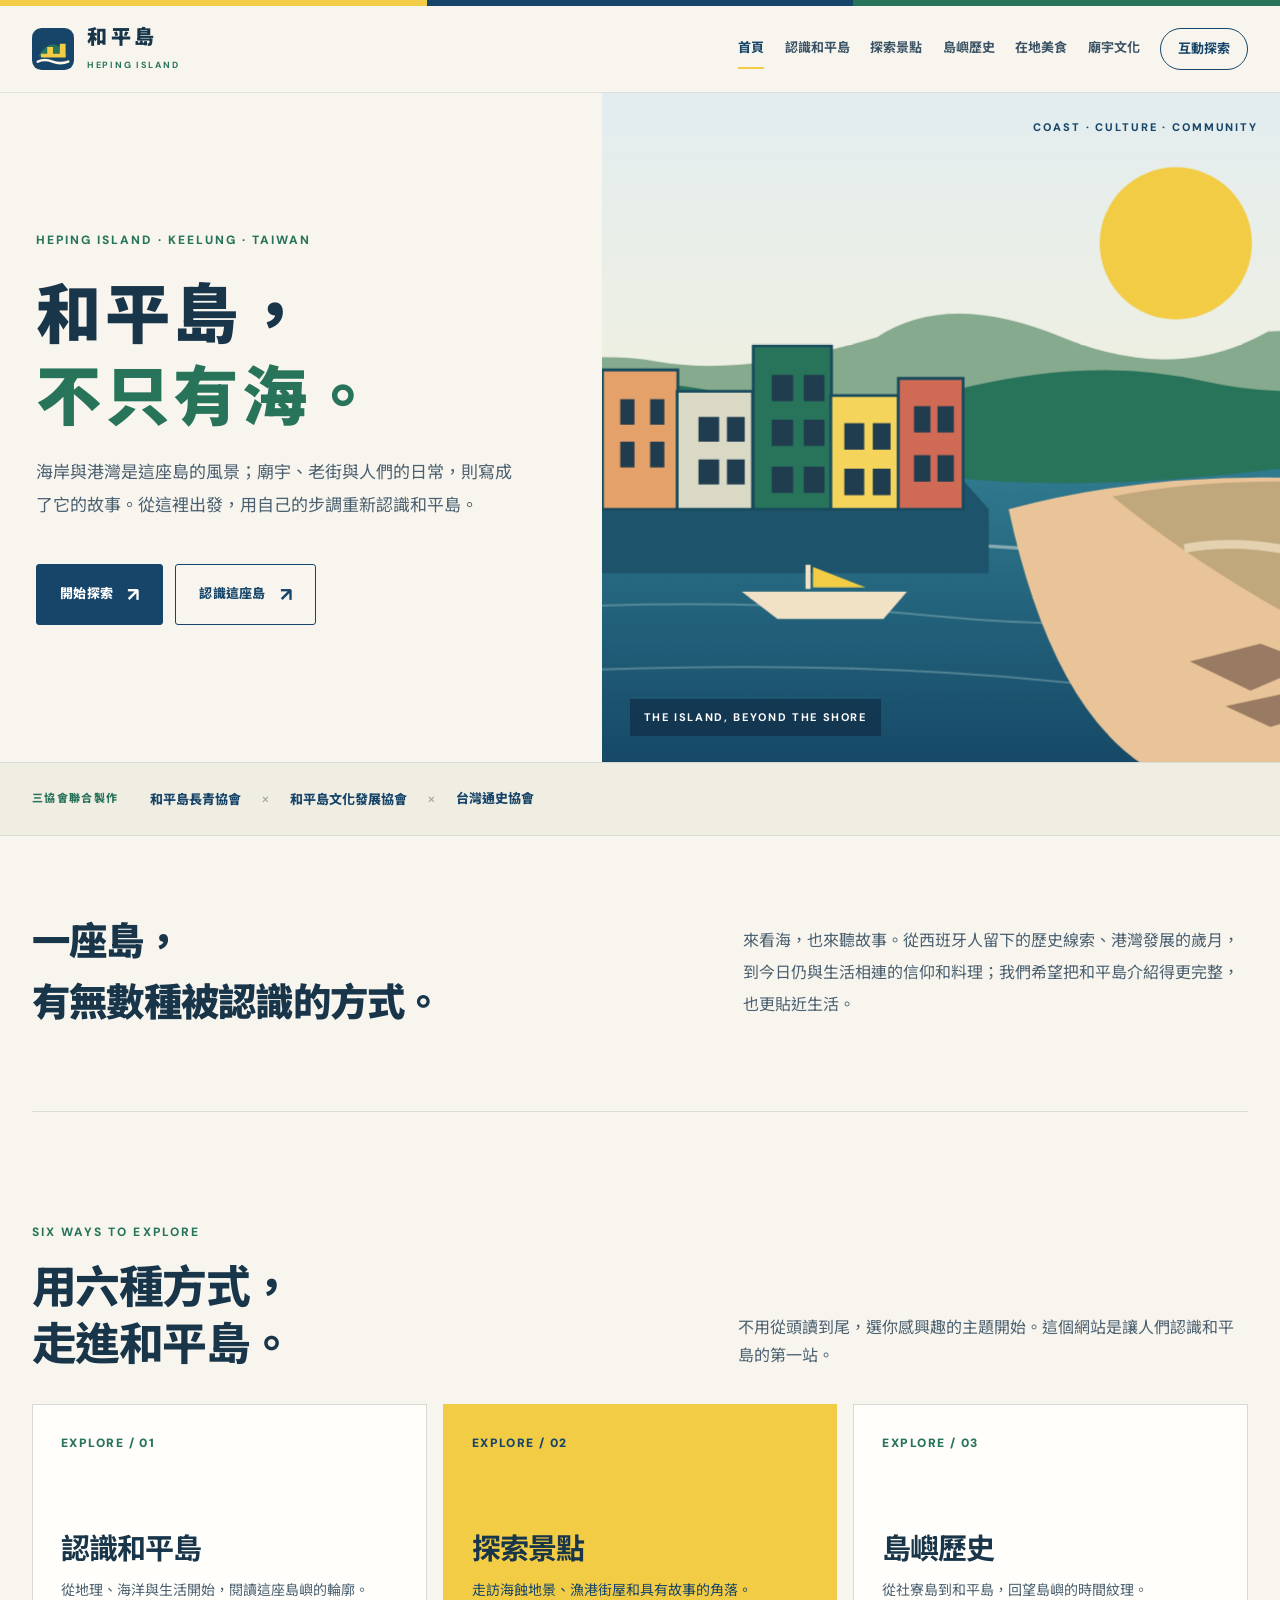
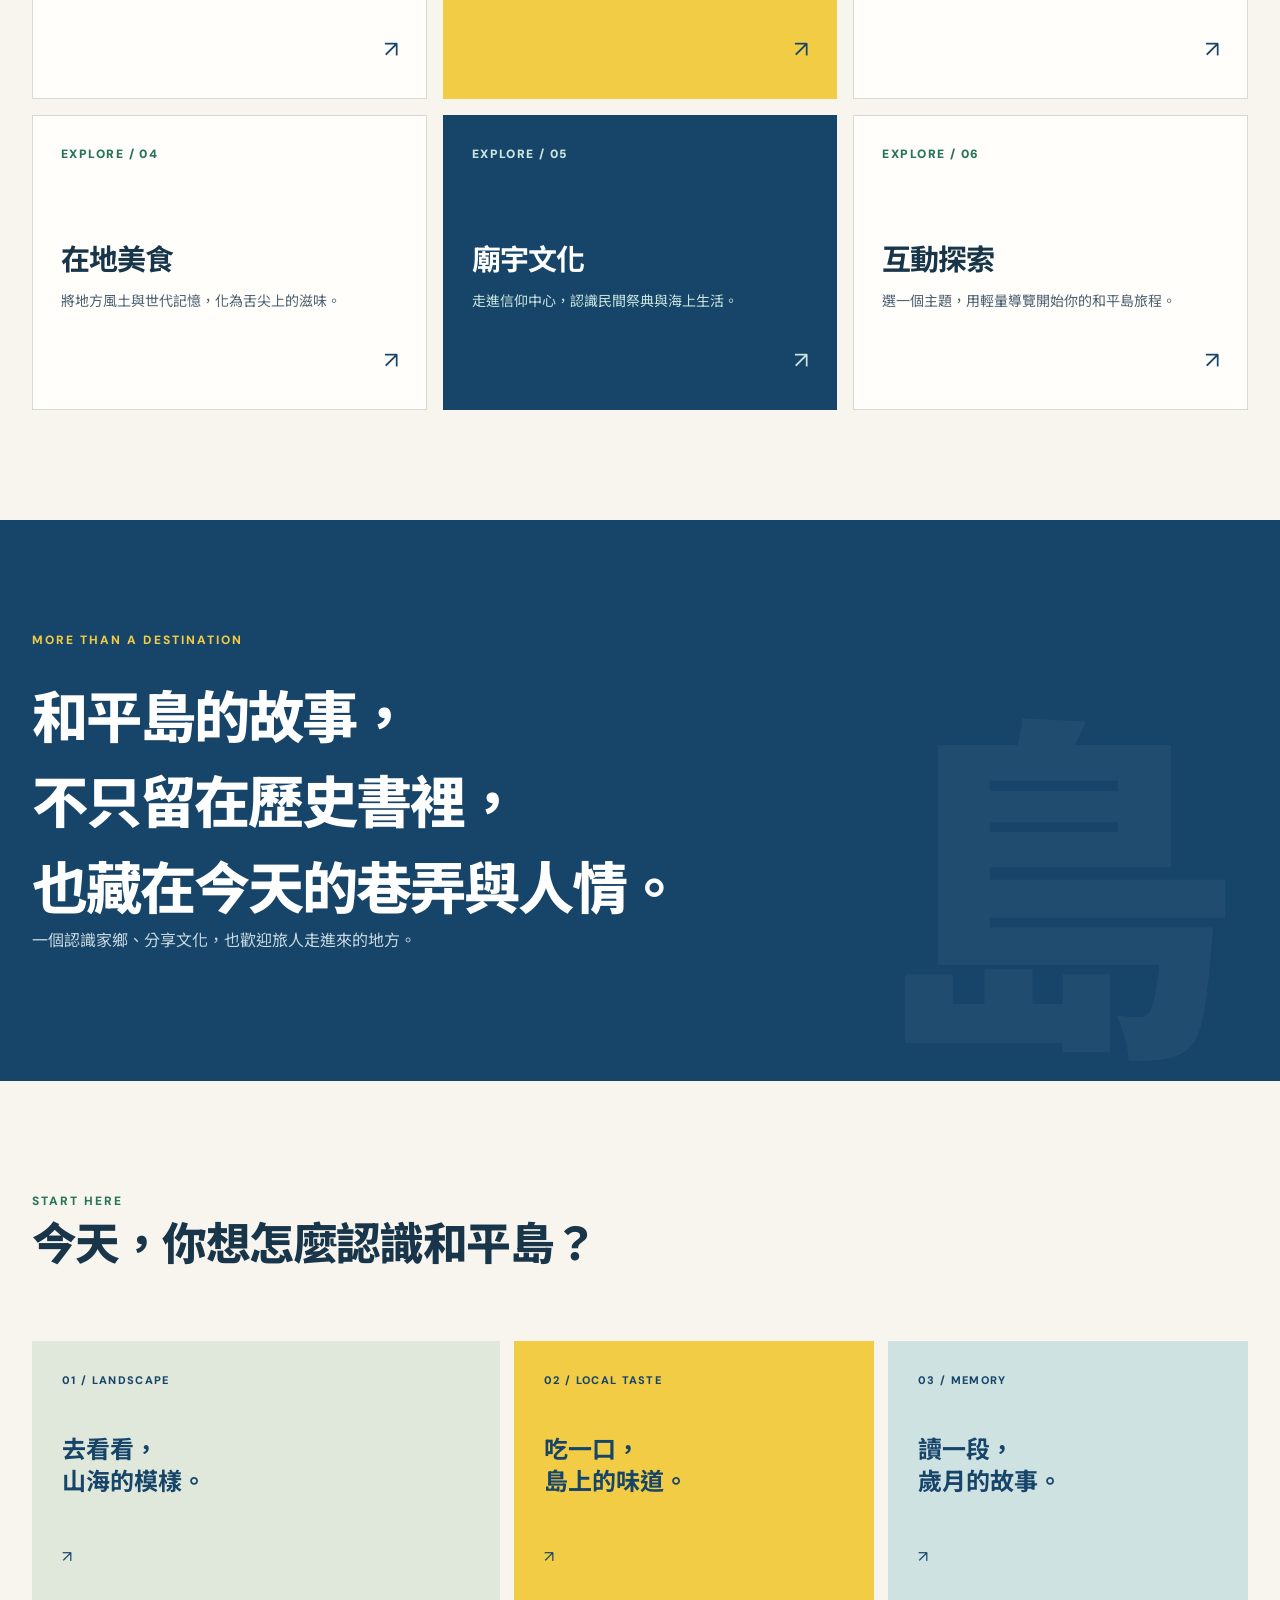
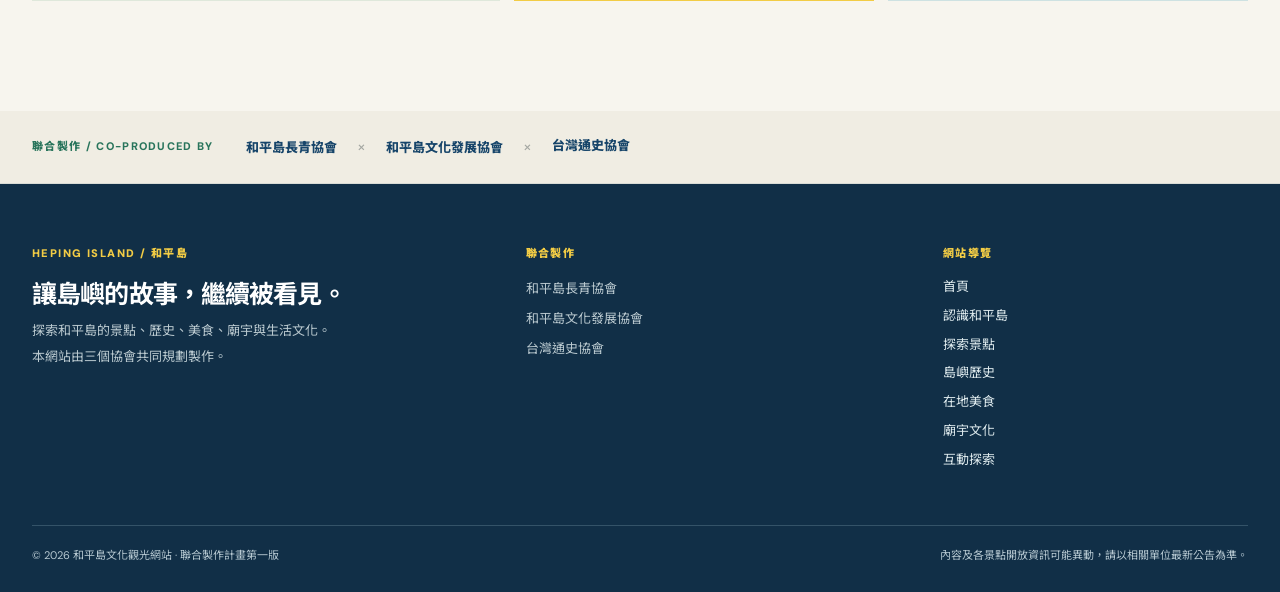
<file: index.html>
<!doctype html><html lang="zh-Hant"><head><meta charset="utf-8"><meta name="viewport" content="width=device-width, initial-scale=1">
<title>一座島，無數種故事｜和平島 HEPING ISLAND</title><meta name="description" content="和平島長青協會、和平島文化發展協會、台灣通史協會聯合製作。認識和平島的景點、歷史、在地美食與廟宇文化。"><meta name="theme-color" content="#17456a"><meta name="robots" content="index,follow">
<meta property="og:type" content="website"><meta property="og:site_name" content="和平島 HEPING ISLAND"><meta property="og:title" content="一座島，無數種故事｜和平島"><meta property="og:description" content="和平島長青協會、和平島文化發展協會、台灣通史協會聯合製作。認識和平島的景點、歷史、在地美食與廟宇文化。"><meta property="og:image" content="assets/coast.svg">
<link rel="icon" type="image/svg+xml" href="assets/mark.svg"><link rel="stylesheet" href="assets/site.css"><script src="assets/site.js" defer></script></head>
<body><a class="skip" href="#main">跳至主要內容</a><div class="topline" aria-hidden="true"></div>
<header class="header"><div class="wrap head-inner"><a href="index.html" class="brand" aria-label="和平島網站首頁"><img src="assets/mark.svg" alt=""><span><span class="brand-name">和平島</span><small>HEPING ISLAND</small></span></a><button class="menu-btn" aria-expanded="false" aria-controls="site-nav" type="button">選單 ☰</button><nav class="nav" id="site-nav" aria-label="主要導覽"><a href="index.html" class="active" aria-current="page">首頁</a><a href="about.html" class="" >認識和平島</a><a href="places.html" class="" >探索景點</a><a href="history.html" class="" >島嶼歷史</a><a href="food.html" class="" >在地美食</a><a href="temples.html" class="" >廟宇文化</a><a href="explore.html" class=" nav-explore" >互動探索</a></nav></div></header>
<main id="main"><section class="hero"><div class="hero-copy"><div class="eyebrow">HEPING ISLAND · KEELUNG · TAIWAN</div><h1 class="hero-claim">和平島，<br><span class="accent">不只有海。</span></h1><p>海岸與港灣是這座島的風景；廟宇、老街與人們的日常，則寫成了它的故事。從這裡出發，用自己的步調重新認識和平島。</p><div class="hero-actions"><a class="btn" href="explore.html">開始探索 <span class="arrow" aria-hidden="true">↗</span></a><a class="btn light" href="about.html">認識這座島 <span class="arrow" aria-hidden="true">↗</span></a></div></div><div class="hero-side"><img src="assets/coast.svg" alt="以和平島海岸、山丘和彩色街屋為靈感繪製的島嶼插畫"><span class="side-caption">THE ISLAND, BEYOND THE SHORE</span></div></section><div class="co-produce"><div class="wrap co-row"><span class="co-tag">三協會聯合製作</span><span class="org">和平島長青協會</span><span class="org">和平島文化發展協會</span><span class="org">台灣通史協會</span></div></div>
<div class="wrap intro-strip"><strong>一座島，<br>有無數種被認識的方式。</strong><p>來看海，也來聽故事。從西班牙人留下的歷史線索、港灣發展的歲月，到今日仍與生活相連的信仰和料理；我們希望把和平島介紹得更完整，也更貼近生活。</p></div>
<section class="section"><div class="wrap"><div class="secthead"><div class="headline"><div class="eyebrow">SIX WAYS TO EXPLORE</div><h2>用六種方式，<br>走進和平島。</h2></div><p>不用從頭讀到尾，選你感興趣的主題開始。這個網站是讓人們認識和平島的第一站。</p></div><div class="grid"><a class="feature  reveal" href="about.html"><span class="num">EXPLORE / 01</span><h3>認識和平島</h3><p>從地理、海洋與生活開始，閱讀這座島嶼的輪廓。</p><span class="go" aria-hidden="true">↗</span></a><a class="feature sun reveal" href="places.html"><span class="num">EXPLORE / 02</span><h3>探索景點</h3><p>走訪海蝕地景、漁港街屋和具有故事的角落。</p><span class="go" aria-hidden="true">↗</span></a><a class="feature  reveal" href="history.html"><span class="num">EXPLORE / 03</span><h3>島嶼歷史</h3><p>從社寮島到和平島，回望島嶼的時間紋理。</p><span class="go" aria-hidden="true">↗</span></a><a class="feature  reveal" href="food.html"><span class="num">EXPLORE / 04</span><h3>在地美食</h3><p>將地方風土與世代記憶，化為舌尖上的滋味。</p><span class="go" aria-hidden="true">↗</span></a><a class="feature alt reveal" href="temples.html"><span class="num">EXPLORE / 05</span><h3>廟宇文化</h3><p>走進信仰中心，認識民間祭典與海上生活。</p><span class="go" aria-hidden="true">↗</span></a><a class="feature  reveal" href="explore.html"><span class="num">EXPLORE / 06</span><h3>互動探索</h3><p>選一個主題，用輕量導覽開始你的和平島旅程。</p><span class="go" aria-hidden="true">↗</span></a></div></div></section><section class="section quote-section"><div class="wrap"><div class="eyebrow yellow">MORE THAN A DESTINATION</div><h2>和平島的故事，<br>不只留在歷史書裡，<br>也藏在今天的巷弄與人情。</h2><p>一個認識家鄉、分享文化，也歡迎旅人走進來的地方。</p></div></section><section class="section"><div class="wrap"><div class="secthead"><div><div class="eyebrow">START HERE</div><h2>今天，你想怎麼認識和平島？</h2></div></div><div class="quicktiles"><a class="quicktile" href="places.html"><small>01 / LANDSCAPE</small><b>去看看，<br>山海的模樣。</b><span aria-hidden="true">↗</span></a><a class="quicktile" href="food.html"><small>02 / LOCAL TASTE</small><b>吃一口，<br>島上的味道。</b><span aria-hidden="true">↗</span></a><a class="quicktile" href="history.html"><small>03 / MEMORY</small><b>讀一段，<br>歲月的故事。</b><span aria-hidden="true">↗</span></a></div></div></section></main><div class="co-produce"><div class="wrap co-row"><span class="co-tag">聯合製作 / CO-PRODUCED BY</span><span class="org">和平島長青協會</span><span class="org">和平島文化發展協會</span><span class="org">台灣通史協會</span></div></div>
<footer class="footer"><div class="wrap footmain"><div><div class="f-label">HEPING ISLAND / 和平島</div><h3>讓島嶼的故事，繼續被看見。</h3><p>探索和平島的景點、歷史、美食、廟宇與生活文化。<br>本網站由三個協會共同規劃製作。</p></div><div><div class="f-label">聯合製作</div><p style="margin:0 0 4px">和平島長青協會</p><p style="margin:0 0 4px">和平島文化發展協會</p><p style="margin:0 0 4px">台灣通史協會</p></div><div><div class="f-label">網站導覽</div><a href="index.html">首頁</a><a href="about.html">認識和平島</a><a href="places.html">探索景點</a><a href="history.html">島嶼歷史</a><a href="food.html">在地美食</a><a href="temples.html">廟宇文化</a><a href="explore.html">互動探索</a></div></div><div class="wrap footbottom"><span>© 2026 和平島文化觀光網站 · 聯合製作計畫第一版</span><span>內容及各景點開放資訊可能異動，請以相關單位最新公告為準。</span></div></footer></body></html>
</file>
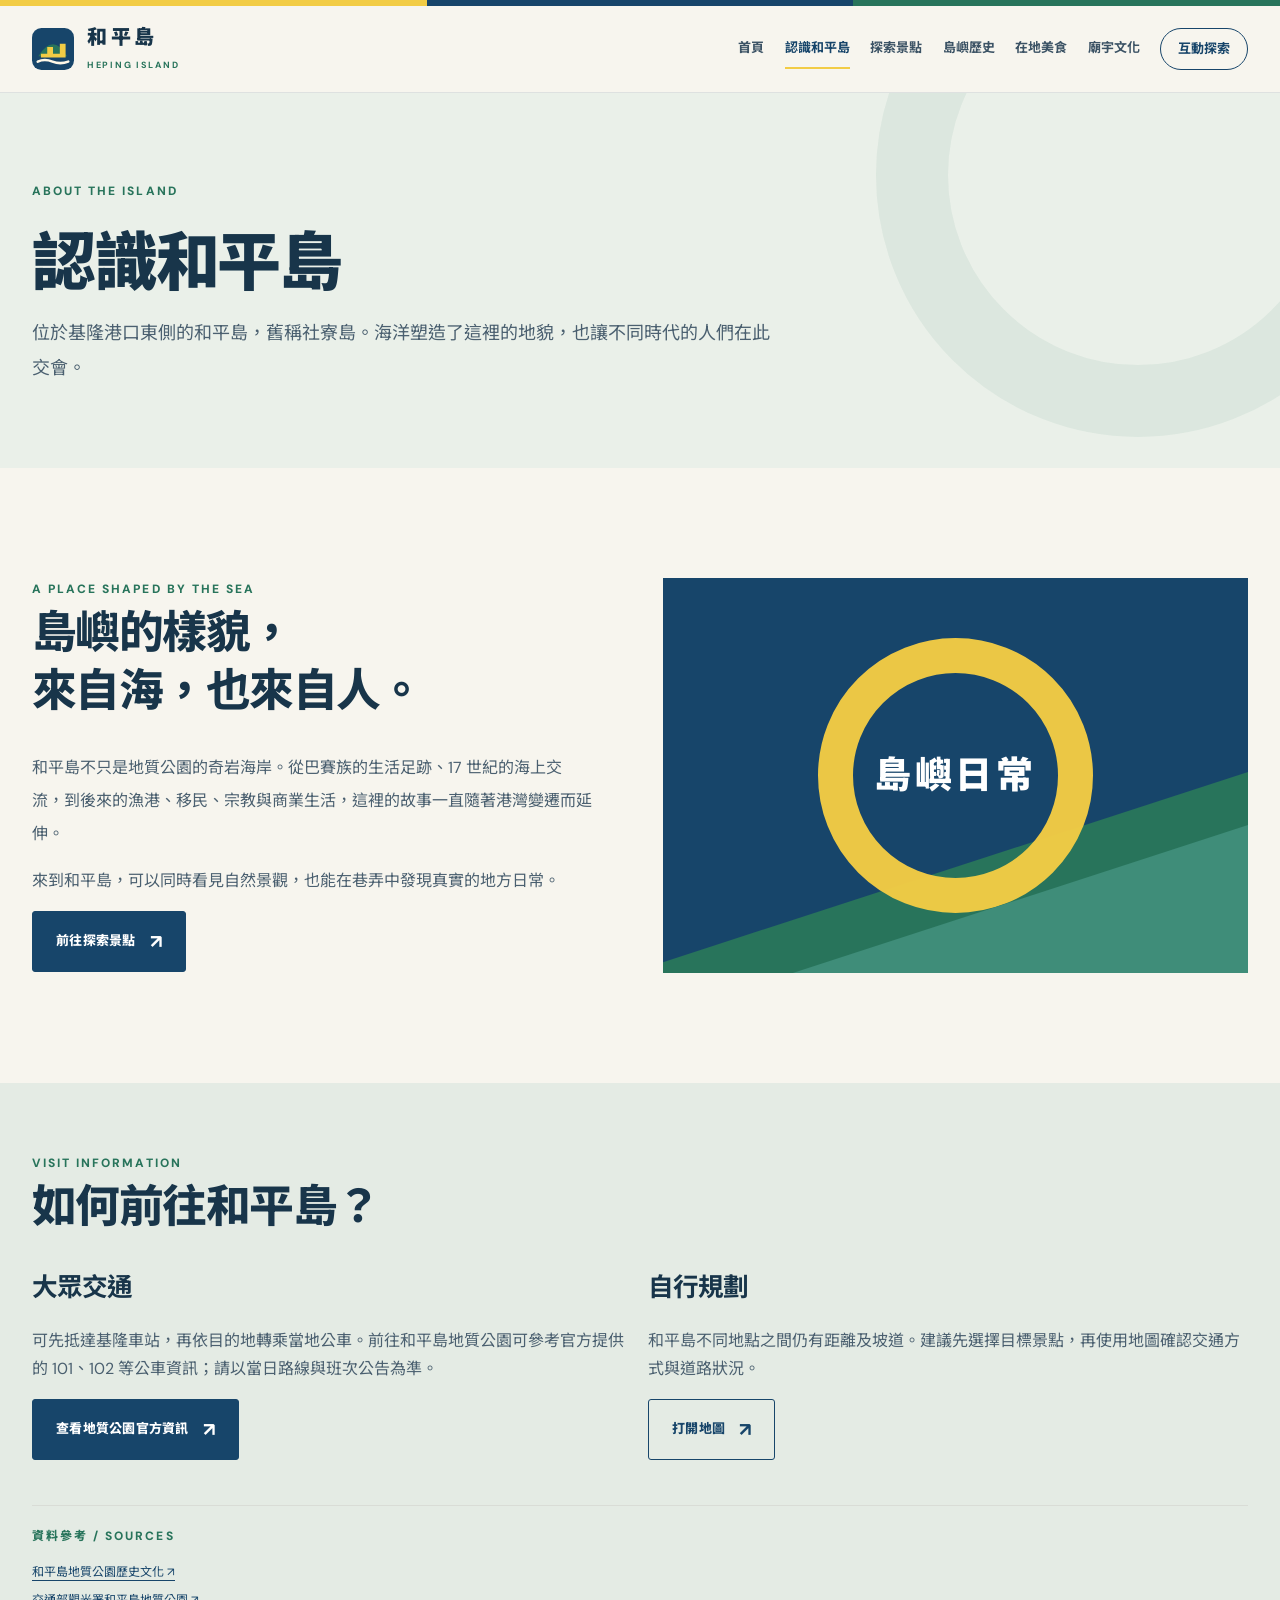
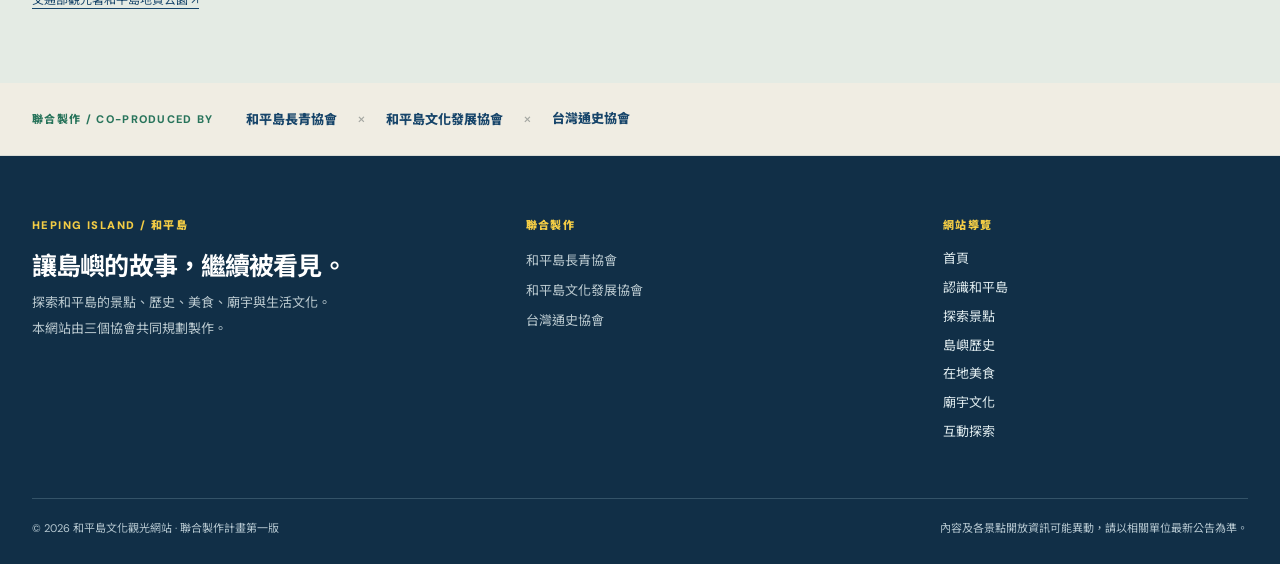
<file: about.html>
<!doctype html><html lang="zh-Hant"><head><meta charset="utf-8"><meta name="viewport" content="width=device-width, initial-scale=1">
<title>認識和平島｜和平島 HEPING ISLAND</title><meta name="description" content="和平島的位置、自然地貌、歷史背景與前往方式。"><meta name="theme-color" content="#17456a"><meta name="robots" content="index,follow">
<meta property="og:type" content="website"><meta property="og:site_name" content="和平島 HEPING ISLAND"><meta property="og:title" content="認識和平島｜和平島"><meta property="og:description" content="和平島的位置、自然地貌、歷史背景與前往方式。"><meta property="og:image" content="assets/coast.svg">
<link rel="icon" type="image/svg+xml" href="assets/mark.svg"><link rel="stylesheet" href="assets/site.css"><script src="assets/site.js" defer></script></head>
<body><a class="skip" href="#main">跳至主要內容</a><div class="topline" aria-hidden="true"></div>
<header class="header"><div class="wrap head-inner"><a href="index.html" class="brand" aria-label="和平島網站首頁"><img src="assets/mark.svg" alt=""><span><span class="brand-name">和平島</span><small>HEPING ISLAND</small></span></a><button class="menu-btn" aria-expanded="false" aria-controls="site-nav" type="button">選單 ☰</button><nav class="nav" id="site-nav" aria-label="主要導覽"><a href="index.html" class="" >首頁</a><a href="about.html" class="active" aria-current="page">認識和平島</a><a href="places.html" class="" >探索景點</a><a href="history.html" class="" >島嶼歷史</a><a href="food.html" class="" >在地美食</a><a href="temples.html" class="" >廟宇文化</a><a href="explore.html" class=" nav-explore" >互動探索</a></nav></div></header>
<main id="main"><header class="pagehead "><div class="wrap"><div class="eyebrow">ABOUT THE ISLAND</div><h1>認識和平島</h1><p>位於基隆港口東側的和平島，舊稱社寮島。海洋塑造了這裡的地貌，也讓不同時代的人們在此交會。</p></div></header><section class="section"><div class="wrap story-block"><div class="story-text"><div class="eyebrow">A PLACE SHAPED BY THE SEA</div><h2>島嶼的樣貌，<br>來自海，也來自人。</h2><p class="content-copy">和平島不只是地質公園的奇岩海岸。從巴賽族的生活足跡、17 世紀的海上交流，到後來的漁港、移民、宗教與商業生活，這裡的故事一直隨著港灣變遷而延伸。</p><p>來到和平島，可以同時看見自然景觀，也能在巷弄中發現真實的地方日常。</p><a class="btn" href="places.html">前往探索景點 <span class="arrow" aria-hidden="true">↗</span></a></div><div class="story-graphic" role="img" aria-label="以環形太陽、海與島嶼構成的抽象視覺"><div class="ring"></div><span>島嶼日常</span></div></div></section><section class="section sm" style="background:#e4ebe4"><div class="wrap"><div class="eyebrow">VISIT INFORMATION</div><h2>如何前往和平島？</h2><div class="content-grid"><div><h3>大眾交通</h3><p>可先抵達基隆車站，再依目的地轉乘當地公車。前往和平島地質公園可參考官方提供的 101、102 等公車資訊；請以當日路線與班次公告為準。</p><a class="btn" href="https://www.hpigeopark.org/">查看地質公園官方資訊 <span class="arrow" aria-hidden="true">↗</span></a></div><div><h3>自行規劃</h3><p>和平島不同地點之間仍有距離及坡道。建議先選擇目標景點，再使用地圖確認交通方式與道路狀況。</p><a class="btn light" href="https://www.google.com/maps/search/?api=1&amp;query=%E5%9F%BA%E9%9A%86%E5%92%8C%E5%B9%B3%E5%B3%B6">打開地圖 <span class="arrow" aria-hidden="true">↗</span></a></div></div><div class="source-links"><div class="eyebrow" style="margin-bottom:10px">資料參考 / SOURCES</div><a href="https://www.hpigeopark.org/history" target="_blank" rel="noopener noreferrer">和平島地質公園歷史文化 ↗</a><br><a href="https://www.tad.gov.tw/m1.aspx?id=635&amp;sNo=0001016" target="_blank" rel="noopener noreferrer">交通部觀光署和平島地質公園 ↗</a><br></div></div></section></main><div class="co-produce"><div class="wrap co-row"><span class="co-tag">聯合製作 / CO-PRODUCED BY</span><span class="org">和平島長青協會</span><span class="org">和平島文化發展協會</span><span class="org">台灣通史協會</span></div></div>
<footer class="footer"><div class="wrap footmain"><div><div class="f-label">HEPING ISLAND / 和平島</div><h3>讓島嶼的故事，繼續被看見。</h3><p>探索和平島的景點、歷史、美食、廟宇與生活文化。<br>本網站由三個協會共同規劃製作。</p></div><div><div class="f-label">聯合製作</div><p style="margin:0 0 4px">和平島長青協會</p><p style="margin:0 0 4px">和平島文化發展協會</p><p style="margin:0 0 4px">台灣通史協會</p></div><div><div class="f-label">網站導覽</div><a href="index.html">首頁</a><a href="about.html">認識和平島</a><a href="places.html">探索景點</a><a href="history.html">島嶼歷史</a><a href="food.html">在地美食</a><a href="temples.html">廟宇文化</a><a href="explore.html">互動探索</a></div></div><div class="wrap footbottom"><span>© 2026 和平島文化觀光網站 · 聯合製作計畫第一版</span><span>內容及各景點開放資訊可能異動，請以相關單位最新公告為準。</span></div></footer></body></html>
</file>
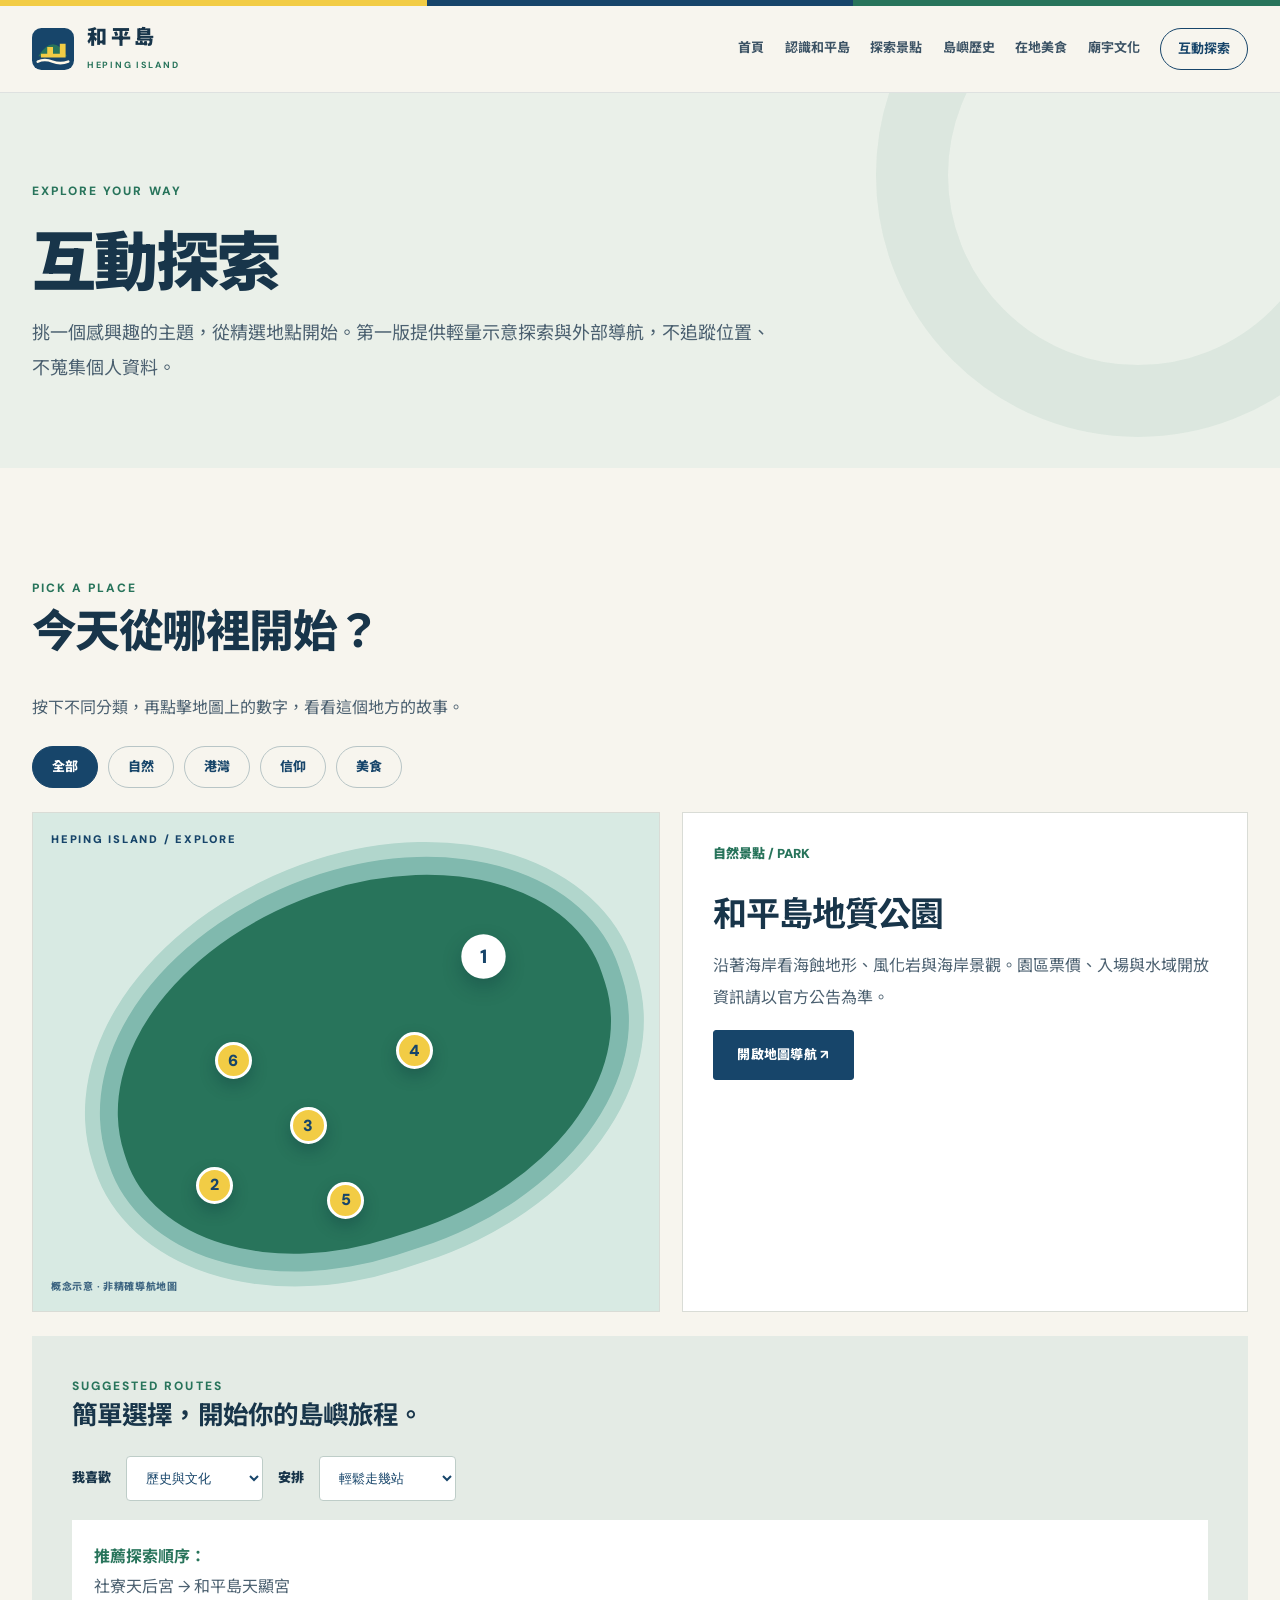
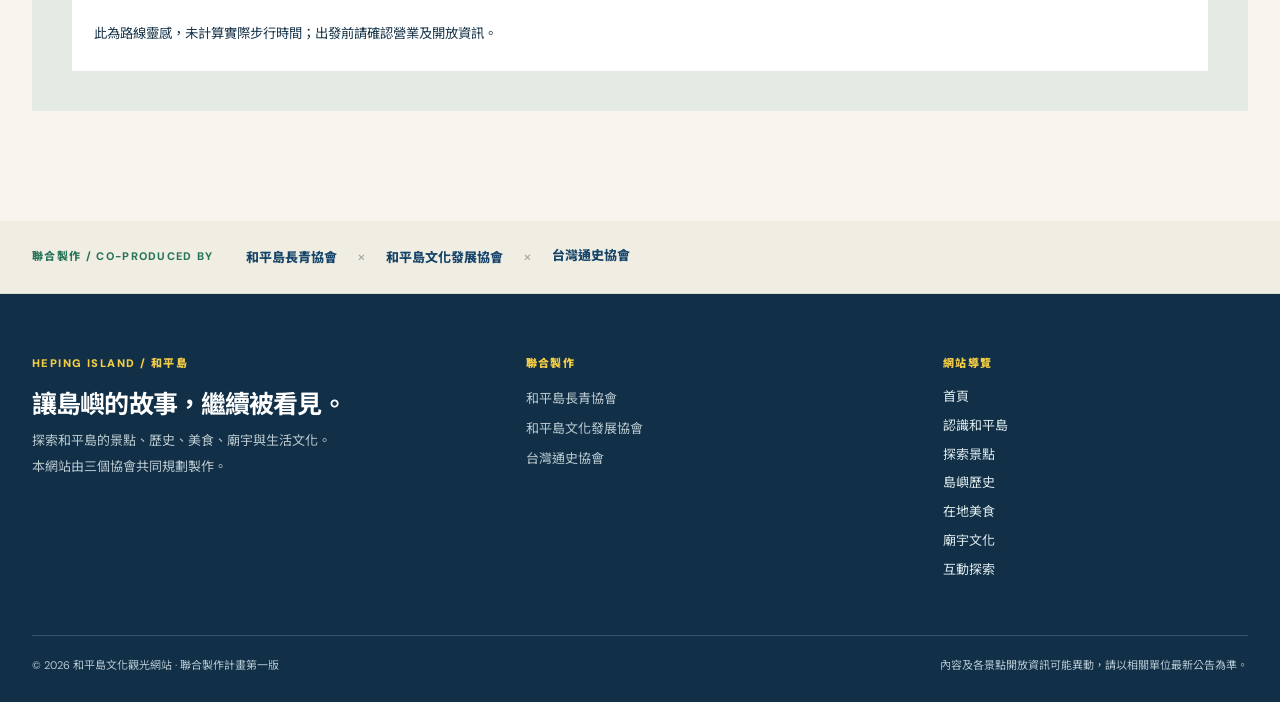
<file: explore.html>
<!doctype html><html lang="zh-Hant"><head><meta charset="utf-8"><meta name="viewport" content="width=device-width, initial-scale=1">
<title>互動探索｜和平島 HEPING ISLAND</title><meta name="description" content="透過和平島主題互動示意圖與簡易路線靈感探索景點、美食與廟宇。"><meta name="theme-color" content="#17456a"><meta name="robots" content="index,follow">
<meta property="og:type" content="website"><meta property="og:site_name" content="和平島 HEPING ISLAND"><meta property="og:title" content="互動探索｜和平島"><meta property="og:description" content="透過和平島主題互動示意圖與簡易路線靈感探索景點、美食與廟宇。"><meta property="og:image" content="assets/coast.svg">
<link rel="icon" type="image/svg+xml" href="assets/mark.svg"><link rel="stylesheet" href="assets/site.css"><script src="assets/site.js" defer></script></head>
<body><a class="skip" href="#main">跳至主要內容</a><div class="topline" aria-hidden="true"></div>
<header class="header"><div class="wrap head-inner"><a href="index.html" class="brand" aria-label="和平島網站首頁"><img src="assets/mark.svg" alt=""><span><span class="brand-name">和平島</span><small>HEPING ISLAND</small></span></a><button class="menu-btn" aria-expanded="false" aria-controls="site-nav" type="button">選單 ☰</button><nav class="nav" id="site-nav" aria-label="主要導覽"><a href="index.html" class="" >首頁</a><a href="about.html" class="" >認識和平島</a><a href="places.html" class="" >探索景點</a><a href="history.html" class="" >島嶼歷史</a><a href="food.html" class="" >在地美食</a><a href="temples.html" class="" >廟宇文化</a><a href="explore.html" class="active nav-explore" aria-current="page">互動探索</a></nav></div></header>
<main id="main"><header class="pagehead "><div class="wrap"><div class="eyebrow">EXPLORE YOUR WAY</div><h1>互動探索</h1><p>挑一個感興趣的主題，從精選地點開始。第一版提供輕量示意探索與外部導航，不追蹤位置、不蒐集個人資料。</p></div></header><section class="section"><div class="wrap"><div class="eyebrow">PICK A PLACE</div><h2>今天從哪裡開始？</h2><p>按下不同分類，再點擊地圖上的數字，看看這個地方的故事。</p><div class="toolbar" role="group" aria-label="探索分類"><button class="filter" data-filter="all" aria-pressed="true" type="button">全部</button><button class="filter" data-filter="nature" aria-pressed="false" type="button">自然</button><button class="filter" data-filter="sight" aria-pressed="false" type="button">港灣</button><button class="filter" data-filter="faith" aria-pressed="false" type="button">信仰</button><button class="filter" data-filter="food" aria-pressed="false" type="button">美食</button></div><div class="explore-layout"><div class="island-sketch" id="sketch" aria-label="和平島主題互動概念示意圖"><span class="sketch-title">HEPING ISLAND / EXPLORE</span></div><div class="pin-panel" id="pin-panel" aria-live="polite"><h3>選擇地點</h3><p>按地圖上的數字查看介紹與導航。</p></div></div><div class="plan-wrap"><div class="eyebrow">SUGGESTED ROUTES</div><h3>簡單選擇，開始你的島嶼旅程。</h3><div class="planner"><label for="plan-type">我喜歡</label><select id="plan-type"><option value="culture">歷史與文化</option><option value="seaside">海岸與風景</option><option value="food">美食與生活</option></select><label for="plan-time">安排</label><select id="plan-time"><option value="short">輕鬆走幾站</option><option value="long">想多看一點</option></select></div><div class="plan-result" id="plan-result" aria-live="polite"></div></div></div></section></main><div class="co-produce"><div class="wrap co-row"><span class="co-tag">聯合製作 / CO-PRODUCED BY</span><span class="org">和平島長青協會</span><span class="org">和平島文化發展協會</span><span class="org">台灣通史協會</span></div></div>
<footer class="footer"><div class="wrap footmain"><div><div class="f-label">HEPING ISLAND / 和平島</div><h3>讓島嶼的故事，繼續被看見。</h3><p>探索和平島的景點、歷史、美食、廟宇與生活文化。<br>本網站由三個協會共同規劃製作。</p></div><div><div class="f-label">聯合製作</div><p style="margin:0 0 4px">和平島長青協會</p><p style="margin:0 0 4px">和平島文化發展協會</p><p style="margin:0 0 4px">台灣通史協會</p></div><div><div class="f-label">網站導覽</div><a href="index.html">首頁</a><a href="about.html">認識和平島</a><a href="places.html">探索景點</a><a href="history.html">島嶼歷史</a><a href="food.html">在地美食</a><a href="temples.html">廟宇文化</a><a href="explore.html">互動探索</a></div></div><div class="wrap footbottom"><span>© 2026 和平島文化觀光網站 · 聯合製作計畫第一版</span><span>內容及各景點開放資訊可能異動，請以相關單位最新公告為準。</span></div></footer></body></html>
</file>
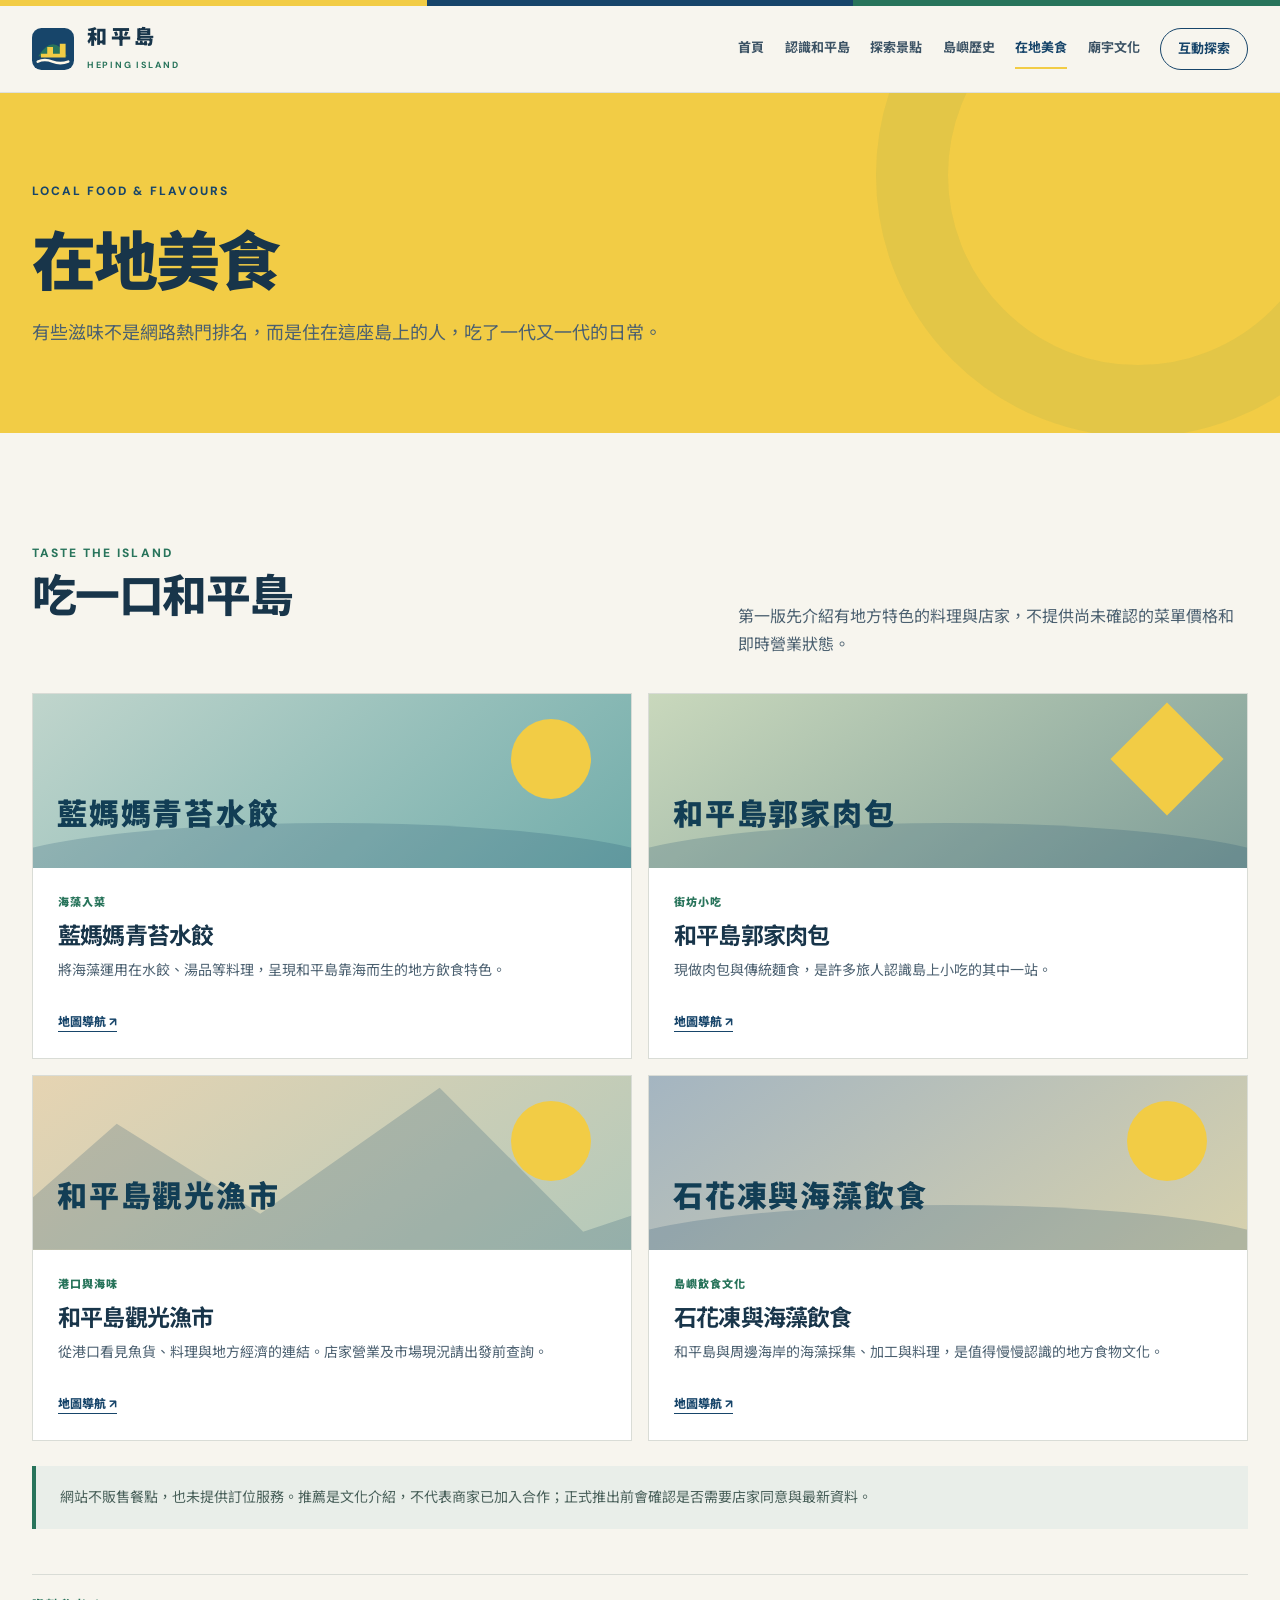
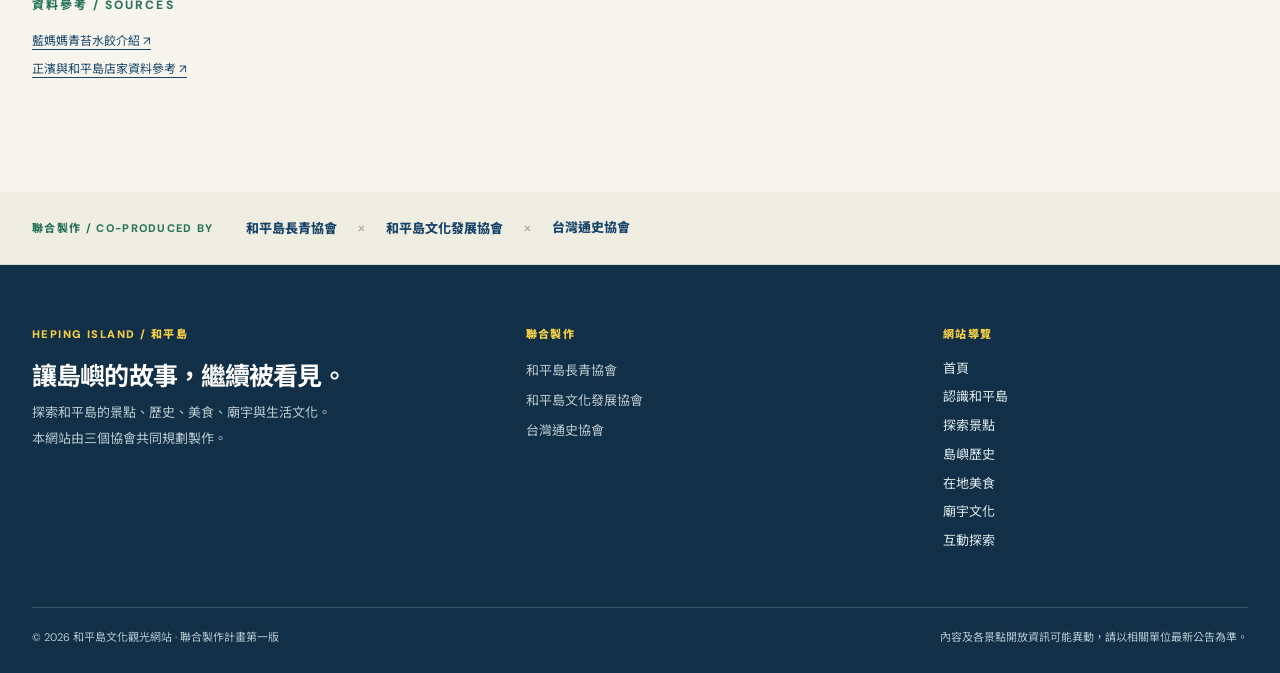
<file: food.html>
<!doctype html><html lang="zh-Hant"><head><meta charset="utf-8"><meta name="viewport" content="width=device-width, initial-scale=1">
<title>在地美食｜和平島 HEPING ISLAND</title><meta name="description" content="探索和平島青苔水餃、肉包、漁市與海藻飲食文化。"><meta name="theme-color" content="#17456a"><meta name="robots" content="index,follow">
<meta property="og:type" content="website"><meta property="og:site_name" content="和平島 HEPING ISLAND"><meta property="og:title" content="在地美食｜和平島"><meta property="og:description" content="探索和平島青苔水餃、肉包、漁市與海藻飲食文化。"><meta property="og:image" content="assets/coast.svg">
<link rel="icon" type="image/svg+xml" href="assets/mark.svg"><link rel="stylesheet" href="assets/site.css"><script src="assets/site.js" defer></script></head>
<body><a class="skip" href="#main">跳至主要內容</a><div class="topline" aria-hidden="true"></div>
<header class="header"><div class="wrap head-inner"><a href="index.html" class="brand" aria-label="和平島網站首頁"><img src="assets/mark.svg" alt=""><span><span class="brand-name">和平島</span><small>HEPING ISLAND</small></span></a><button class="menu-btn" aria-expanded="false" aria-controls="site-nav" type="button">選單 ☰</button><nav class="nav" id="site-nav" aria-label="主要導覽"><a href="index.html" class="" >首頁</a><a href="about.html" class="" >認識和平島</a><a href="places.html" class="" >探索景點</a><a href="history.html" class="" >島嶼歷史</a><a href="food.html" class="active" aria-current="page">在地美食</a><a href="temples.html" class="" >廟宇文化</a><a href="explore.html" class=" nav-explore" >互動探索</a></nav></div></header>
<main id="main"><header class="pagehead sunny"><div class="wrap"><div class="eyebrow">LOCAL FOOD & FLAVOURS</div><h1>在地美食</h1><p>有些滋味不是網路熱門排名，而是住在這座島上的人，吃了一代又一代的日常。</p></div></header><section class="section"><div class="wrap"><div class="secthead"><div><div class="eyebrow">TASTE THE ISLAND</div><h2>吃一口和平島</h2></div><p>第一版先介紹有地方特色的料理與店家，不提供尚未確認的菜單價格和即時營業狀態。</p></div><div class="content-grid"><article class="place-card reveal"><div class="place-art tone-1"><span class="art-title" aria-hidden="true">藍媽媽青苔水餃</span></div><div class="place-body"><span class="label-chip">海藻入菜</span><h3>藍媽媽青苔水餃</h3><p>將海藻運用在水餃、湯品等料理，呈現和平島靠海而生的地方飲食特色。</p><div class="actions"><a href="https://www.google.com/maps/search/?api=1&query=%E8%97%8D%E5%AA%BD%E5%AA%BD%E9%9D%92%E8%8B%94%E6%B0%B4%E9%A4%83%20%E5%9F%BA%E9%9A%86" target="_blank" rel="noopener noreferrer">地圖導航 ↗</a></div></div></article><article class="place-card reveal"><div class="place-art tone-2"><span class="art-title" aria-hidden="true">和平島郭家肉包</span></div><div class="place-body"><span class="label-chip">街坊小吃</span><h3>和平島郭家肉包</h3><p>現做肉包與傳統麵食，是許多旅人認識島上小吃的其中一站。</p><div class="actions"><a href="https://www.google.com/maps/search/?api=1&query=%E5%92%8C%E5%B9%B3%E5%B3%B6%E9%83%AD%E5%AE%B6%E8%82%89%E5%8C%85" target="_blank" rel="noopener noreferrer">地圖導航 ↗</a></div></div></article><article class="place-card reveal"><div class="place-art tone-3"><span class="art-title" aria-hidden="true">和平島觀光漁市</span></div><div class="place-body"><span class="label-chip">港口與海味</span><h3>和平島觀光漁市</h3><p>從港口看見魚貨、料理與地方經濟的連結。店家營業及市場現況請出發前查詢。</p><div class="actions"><a href="https://www.google.com/maps/search/?api=1&query=%E5%92%8C%E5%B9%B3%E5%B3%B6%E8%A7%80%E5%85%89%E6%BC%81%E5%B8%82" target="_blank" rel="noopener noreferrer">地圖導航 ↗</a></div></div></article><article class="place-card reveal"><div class="place-art tone-4"><span class="art-title" aria-hidden="true">石花凍與海藻飲食</span></div><div class="place-body"><span class="label-chip">島嶼飲食文化</span><h3>石花凍與海藻飲食</h3><p>和平島與周邊海岸的海藻採集、加工與料理，是值得慢慢認識的地方食物文化。</p><div class="actions"><a href="https://www.google.com/maps/search/?api=1&query=%E5%92%8C%E5%B9%B3%E5%B3%B6%20%E7%9F%B3%E8%8A%B1%E5%87%8D" target="_blank" rel="noopener noreferrer">地圖導航 ↗</a></div></div></article></div><div class="notice" style="margin-top:25px">網站不販售餐點，也未提供訂位服務。推薦是文化介紹，不代表商家已加入合作；正式推出前會確認是否需要店家同意與最新資料。</div><div class="source-links"><div class="eyebrow" style="margin-bottom:10px">資料參考 / SOURCES</div><a href="https://keelungplay.com/motherblue/" target="_blank" rel="noopener noreferrer">藍媽媽青苔水餃介紹 ↗</a><br><a href="https://suntravel.tw/northerntaiwan/%E5%9F%BA%E9%9A%86%E6%AD%A3%E6%BF%B1%E5%92%8C%E5%B9%B3%E5%B3%B6%E4%BA%AE%E9%BB%9E%E5%BA%97%E5%AE%B6%E8%B3%87%E8%A8%8A/" target="_blank" rel="noopener noreferrer">正濱與和平島店家資料參考 ↗</a><br></div></div></section></main><div class="co-produce"><div class="wrap co-row"><span class="co-tag">聯合製作 / CO-PRODUCED BY</span><span class="org">和平島長青協會</span><span class="org">和平島文化發展協會</span><span class="org">台灣通史協會</span></div></div>
<footer class="footer"><div class="wrap footmain"><div><div class="f-label">HEPING ISLAND / 和平島</div><h3>讓島嶼的故事，繼續被看見。</h3><p>探索和平島的景點、歷史、美食、廟宇與生活文化。<br>本網站由三個協會共同規劃製作。</p></div><div><div class="f-label">聯合製作</div><p style="margin:0 0 4px">和平島長青協會</p><p style="margin:0 0 4px">和平島文化發展協會</p><p style="margin:0 0 4px">台灣通史協會</p></div><div><div class="f-label">網站導覽</div><a href="index.html">首頁</a><a href="about.html">認識和平島</a><a href="places.html">探索景點</a><a href="history.html">島嶼歷史</a><a href="food.html">在地美食</a><a href="temples.html">廟宇文化</a><a href="explore.html">互動探索</a></div></div><div class="wrap footbottom"><span>© 2026 和平島文化觀光網站 · 聯合製作計畫第一版</span><span>內容及各景點開放資訊可能異動，請以相關單位最新公告為準。</span></div></footer></body></html>
</file>
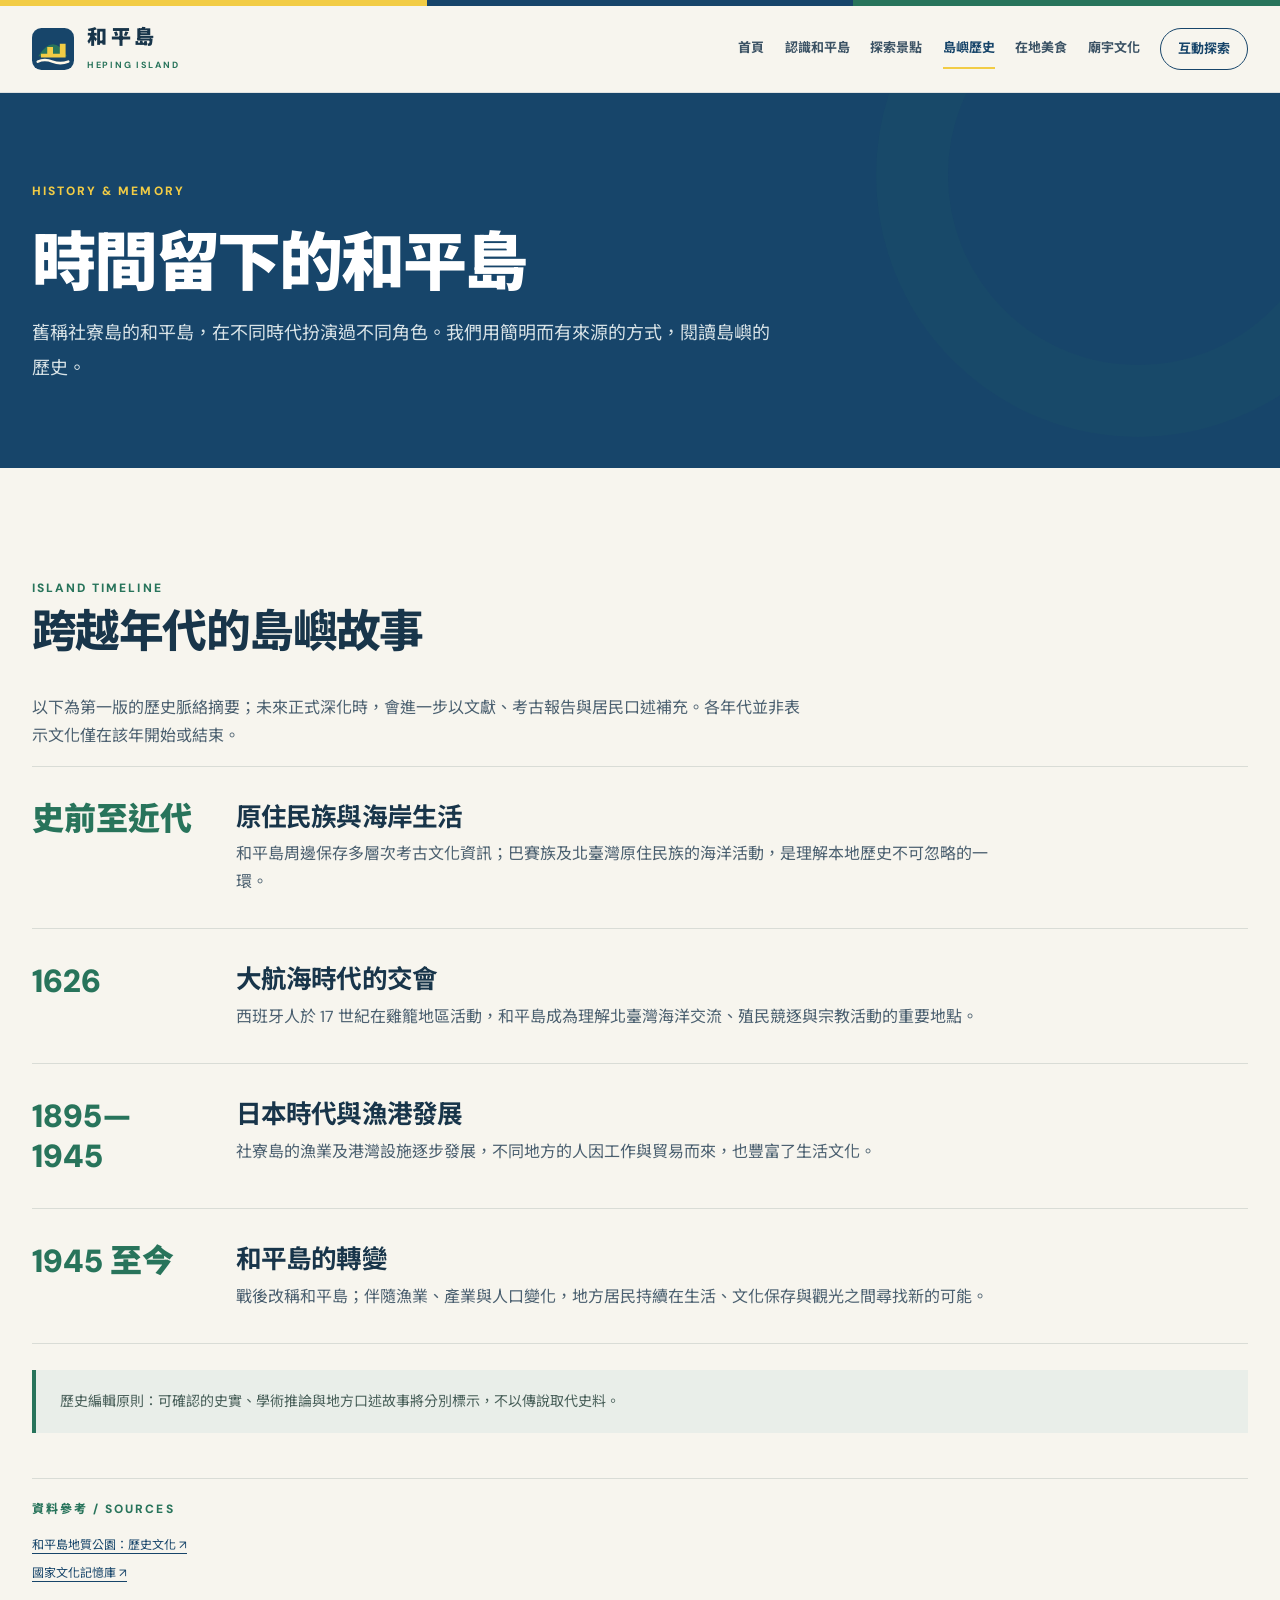
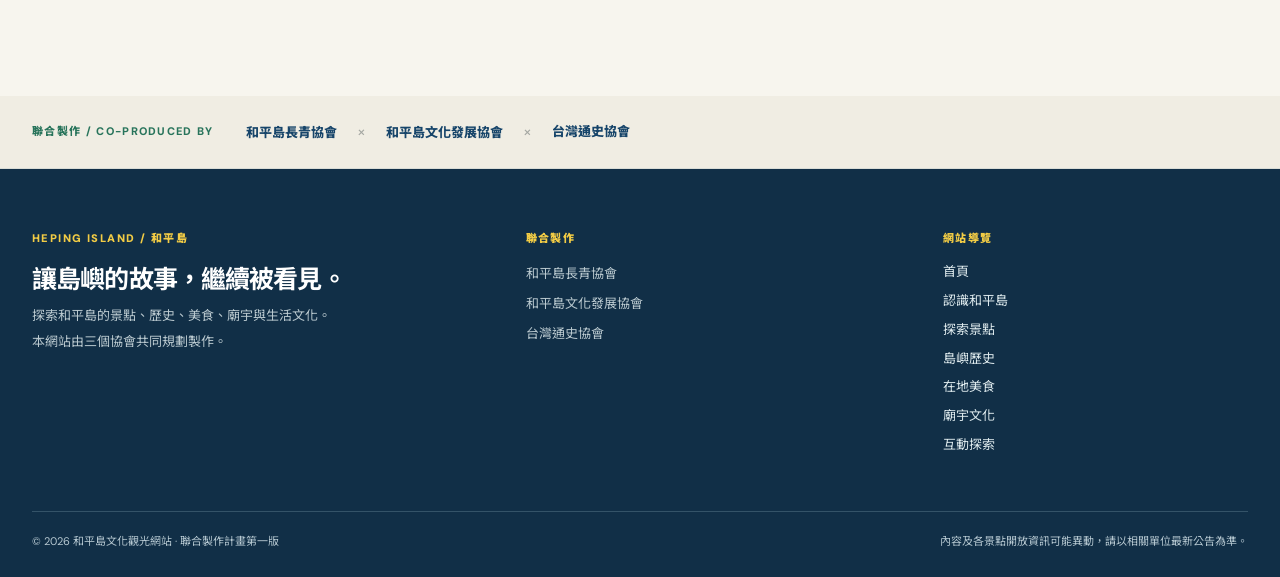
<file: history.html>
<!doctype html><html lang="zh-Hant"><head><meta charset="utf-8"><meta name="viewport" content="width=device-width, initial-scale=1">
<title>島嶼歷史｜和平島 HEPING ISLAND</title><meta name="description" content="閱讀和平島從社寮島、17世紀海洋交流到近現代漁港與地方生活的歷史。"><meta name="theme-color" content="#17456a"><meta name="robots" content="index,follow">
<meta property="og:type" content="website"><meta property="og:site_name" content="和平島 HEPING ISLAND"><meta property="og:title" content="島嶼歷史｜和平島"><meta property="og:description" content="閱讀和平島從社寮島、17世紀海洋交流到近現代漁港與地方生活的歷史。"><meta property="og:image" content="assets/coast.svg">
<link rel="icon" type="image/svg+xml" href="assets/mark.svg"><link rel="stylesheet" href="assets/site.css"><script src="assets/site.js" defer></script></head>
<body><a class="skip" href="#main">跳至主要內容</a><div class="topline" aria-hidden="true"></div>
<header class="header"><div class="wrap head-inner"><a href="index.html" class="brand" aria-label="和平島網站首頁"><img src="assets/mark.svg" alt=""><span><span class="brand-name">和平島</span><small>HEPING ISLAND</small></span></a><button class="menu-btn" aria-expanded="false" aria-controls="site-nav" type="button">選單 ☰</button><nav class="nav" id="site-nav" aria-label="主要導覽"><a href="index.html" class="" >首頁</a><a href="about.html" class="" >認識和平島</a><a href="places.html" class="" >探索景點</a><a href="history.html" class="active" aria-current="page">島嶼歷史</a><a href="food.html" class="" >在地美食</a><a href="temples.html" class="" >廟宇文化</a><a href="explore.html" class=" nav-explore" >互動探索</a></nav></div></header>
<main id="main"><header class="pagehead deep"><div class="wrap"><div class="eyebrow">HISTORY & MEMORY</div><h1>時間留下的和平島</h1><p>舊稱社寮島的和平島，在不同時代扮演過不同角色。我們用簡明而有來源的方式，閱讀島嶼的歷史。</p></div></header><section class="section"><div class="wrap"><div class="eyebrow">ISLAND TIMELINE</div><h2>跨越年代的島嶼故事</h2><p style="max-width:780px">以下為第一版的歷史脈絡摘要；未來正式深化時，會進一步以文獻、考古報告與居民口述補充。各年代並非表示文化僅在該年開始或結束。</p><ol class="timeline"><li class="reveal"><div class="date">史前至近代</div><div><h3>原住民族與海岸生活</h3><p>和平島周邊保存多層次考古文化資訊；巴賽族及北臺灣原住民族的海洋活動，是理解本地歷史不可忽略的一環。</p></div></li><li class="reveal"><div class="date">1626</div><div><h3>大航海時代的交會</h3><p>西班牙人於 17 世紀在雞籠地區活動，和平島成為理解北臺灣海洋交流、殖民競逐與宗教活動的重要地點。</p></div></li><li class="reveal"><div class="date">1895—1945</div><div><h3>日本時代與漁港發展</h3><p>社寮島的漁業及港灣設施逐步發展，不同地方的人因工作與貿易而來，也豐富了生活文化。</p></div></li><li class="reveal"><div class="date">1945 至今</div><div><h3>和平島的轉變</h3><p>戰後改稱和平島；伴隨漁業、產業與人口變化，地方居民持續在生活、文化保存與觀光之間尋找新的可能。</p></div></li></ol><div class="notice" style="margin-top:26px">歷史編輯原則：可確認的史實、學術推論與地方口述故事將分別標示，不以傳說取代史料。</div><div class="source-links"><div class="eyebrow" style="margin-bottom:10px">資料參考 / SOURCES</div><a href="https://www.hpigeopark.org/history" target="_blank" rel="noopener noreferrer">和平島地質公園：歷史文化 ↗</a><br><a href="https://tcmb.culture.tw/" target="_blank" rel="noopener noreferrer">國家文化記憶庫 ↗</a><br></div></div></section></main><div class="co-produce"><div class="wrap co-row"><span class="co-tag">聯合製作 / CO-PRODUCED BY</span><span class="org">和平島長青協會</span><span class="org">和平島文化發展協會</span><span class="org">台灣通史協會</span></div></div>
<footer class="footer"><div class="wrap footmain"><div><div class="f-label">HEPING ISLAND / 和平島</div><h3>讓島嶼的故事，繼續被看見。</h3><p>探索和平島的景點、歷史、美食、廟宇與生活文化。<br>本網站由三個協會共同規劃製作。</p></div><div><div class="f-label">聯合製作</div><p style="margin:0 0 4px">和平島長青協會</p><p style="margin:0 0 4px">和平島文化發展協會</p><p style="margin:0 0 4px">台灣通史協會</p></div><div><div class="f-label">網站導覽</div><a href="index.html">首頁</a><a href="about.html">認識和平島</a><a href="places.html">探索景點</a><a href="history.html">島嶼歷史</a><a href="food.html">在地美食</a><a href="temples.html">廟宇文化</a><a href="explore.html">互動探索</a></div></div><div class="wrap footbottom"><span>© 2026 和平島文化觀光網站 · 聯合製作計畫第一版</span><span>內容及各景點開放資訊可能異動，請以相關單位最新公告為準。</span></div></footer></body></html>
</file>
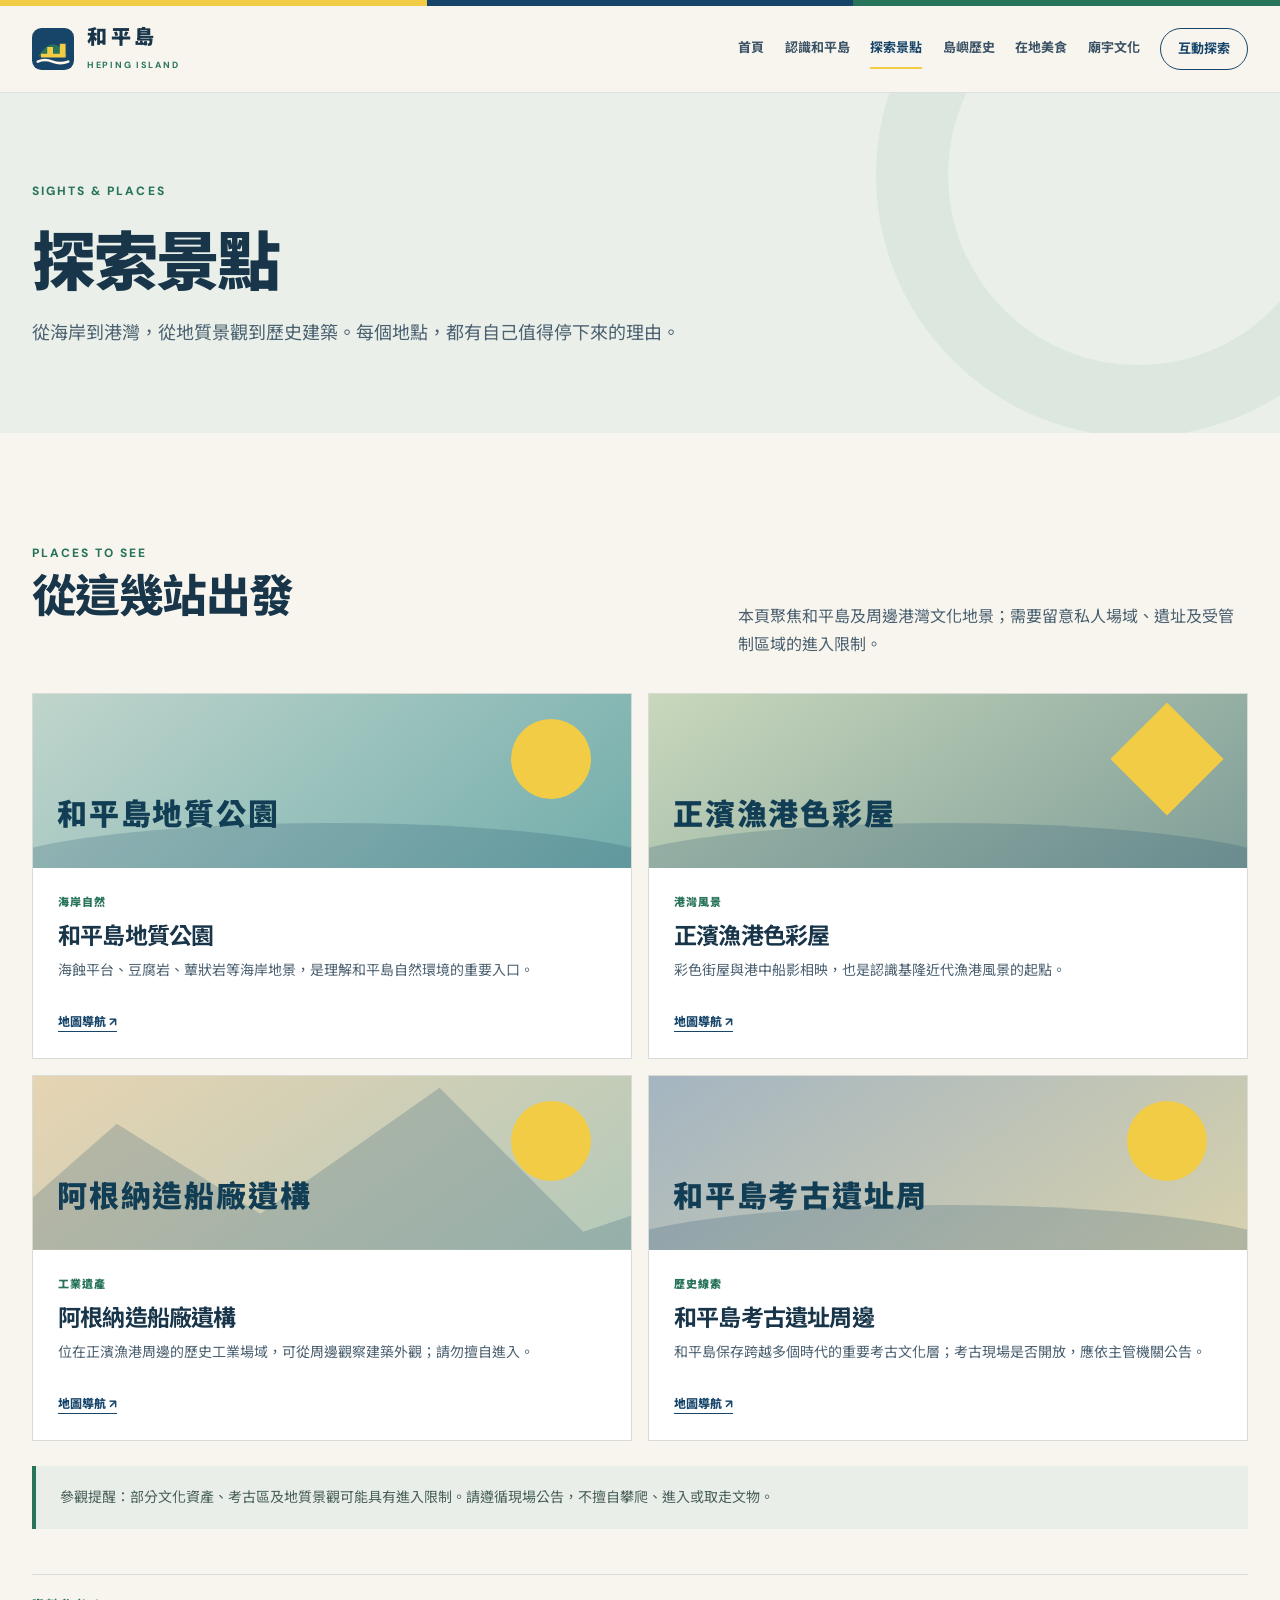
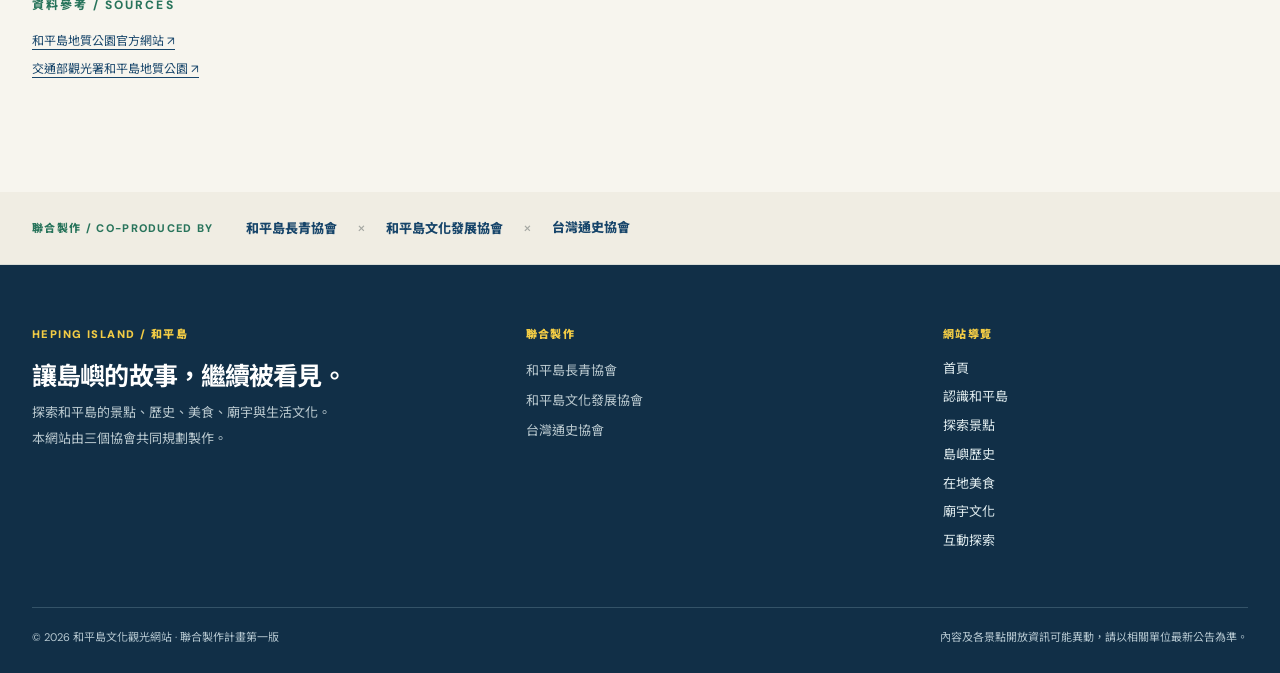
<file: places.html>
<!doctype html><html lang="zh-Hant"><head><meta charset="utf-8"><meta name="viewport" content="width=device-width, initial-scale=1">
<title>探索景點｜和平島 HEPING ISLAND</title><meta name="description" content="和平島地質公園、正濱漁港與歷史地景介紹及地圖導航。"><meta name="theme-color" content="#17456a"><meta name="robots" content="index,follow">
<meta property="og:type" content="website"><meta property="og:site_name" content="和平島 HEPING ISLAND"><meta property="og:title" content="探索景點｜和平島"><meta property="og:description" content="和平島地質公園、正濱漁港與歷史地景介紹及地圖導航。"><meta property="og:image" content="assets/coast.svg">
<link rel="icon" type="image/svg+xml" href="assets/mark.svg"><link rel="stylesheet" href="assets/site.css"><script src="assets/site.js" defer></script></head>
<body><a class="skip" href="#main">跳至主要內容</a><div class="topline" aria-hidden="true"></div>
<header class="header"><div class="wrap head-inner"><a href="index.html" class="brand" aria-label="和平島網站首頁"><img src="assets/mark.svg" alt=""><span><span class="brand-name">和平島</span><small>HEPING ISLAND</small></span></a><button class="menu-btn" aria-expanded="false" aria-controls="site-nav" type="button">選單 ☰</button><nav class="nav" id="site-nav" aria-label="主要導覽"><a href="index.html" class="" >首頁</a><a href="about.html" class="" >認識和平島</a><a href="places.html" class="active" aria-current="page">探索景點</a><a href="history.html" class="" >島嶼歷史</a><a href="food.html" class="" >在地美食</a><a href="temples.html" class="" >廟宇文化</a><a href="explore.html" class=" nav-explore" >互動探索</a></nav></div></header>
<main id="main"><header class="pagehead "><div class="wrap"><div class="eyebrow">SIGHTS & PLACES</div><h1>探索景點</h1><p>從海岸到港灣，從地質景觀到歷史建築。每個地點，都有自己值得停下來的理由。</p></div></header><section class="section"><div class="wrap"><div class="secthead"><div><div class="eyebrow">PLACES TO SEE</div><h2>從這幾站出發</h2></div><p>本頁聚焦和平島及周邊港灣文化地景；需要留意私人場域、遺址及受管制區域的進入限制。</p></div><div class="content-grid"><article class="place-card reveal"><div class="place-art tone-1"><span class="art-title" aria-hidden="true">和平島地質公園</span></div><div class="place-body"><span class="label-chip">海岸自然</span><h3>和平島地質公園</h3><p>海蝕平台、豆腐岩、蕈狀岩等海岸地景，是理解和平島自然環境的重要入口。</p><div class="actions"><a href="https://www.google.com/maps/search/?api=1&query=%E5%92%8C%E5%B9%B3%E5%B3%B6%E5%9C%B0%E8%B3%AA%E5%85%AC%E5%9C%92" target="_blank" rel="noopener noreferrer">地圖導航 ↗</a></div></div></article><article class="place-card reveal"><div class="place-art tone-2"><span class="art-title" aria-hidden="true">正濱漁港色彩屋</span></div><div class="place-body"><span class="label-chip">港灣風景</span><h3>正濱漁港色彩屋</h3><p>彩色街屋與港中船影相映，也是認識基隆近代漁港風景的起點。</p><div class="actions"><a href="https://www.google.com/maps/search/?api=1&query=%E6%AD%A3%E6%BF%B1%E6%BC%81%E6%B8%AF%E8%89%B2%E5%BD%A9%E5%B1%8B" target="_blank" rel="noopener noreferrer">地圖導航 ↗</a></div></div></article><article class="place-card reveal"><div class="place-art tone-3"><span class="art-title" aria-hidden="true">阿根納造船廠遺構</span></div><div class="place-body"><span class="label-chip">工業遺產</span><h3>阿根納造船廠遺構</h3><p>位在正濱漁港周邊的歷史工業場域，可從周邊觀察建築外觀；請勿擅自進入。</p><div class="actions"><a href="https://www.google.com/maps/search/?api=1&query=%E9%98%BF%E6%A0%B9%E7%B4%8D%E9%80%A0%E8%88%B9%E5%BB%A0%E9%81%BA%E6%A7%8B" target="_blank" rel="noopener noreferrer">地圖導航 ↗</a></div></div></article><article class="place-card reveal"><div class="place-art tone-4"><span class="art-title" aria-hidden="true">和平島考古遺址周</span></div><div class="place-body"><span class="label-chip">歷史線索</span><h3>和平島考古遺址周邊</h3><p>和平島保存跨越多個時代的重要考古文化層；考古現場是否開放，應依主管機關公告。</p><div class="actions"><a href="https://www.google.com/maps/search/?api=1&query=%E5%92%8C%E5%B9%B3%E5%B3%B6%E8%80%83%E5%8F%A4%E9%81%BA%E5%9D%80" target="_blank" rel="noopener noreferrer">地圖導航 ↗</a></div></div></article></div><div class="notice" style="margin-top:25px">參觀提醒：部分文化資產、考古區及地質景觀可能具有進入限制。請遵循現場公告，不擅自攀爬、進入或取走文物。</div><div class="source-links"><div class="eyebrow" style="margin-bottom:10px">資料參考 / SOURCES</div><a href="https://www.hpigeopark.org/" target="_blank" rel="noopener noreferrer">和平島地質公園官方網站 ↗</a><br><a href="https://www.tad.gov.tw/m1.aspx?id=635&amp;sNo=0001016" target="_blank" rel="noopener noreferrer">交通部觀光署和平島地質公園 ↗</a><br></div></div></section></main><div class="co-produce"><div class="wrap co-row"><span class="co-tag">聯合製作 / CO-PRODUCED BY</span><span class="org">和平島長青協會</span><span class="org">和平島文化發展協會</span><span class="org">台灣通史協會</span></div></div>
<footer class="footer"><div class="wrap footmain"><div><div class="f-label">HEPING ISLAND / 和平島</div><h3>讓島嶼的故事，繼續被看見。</h3><p>探索和平島的景點、歷史、美食、廟宇與生活文化。<br>本網站由三個協會共同規劃製作。</p></div><div><div class="f-label">聯合製作</div><p style="margin:0 0 4px">和平島長青協會</p><p style="margin:0 0 4px">和平島文化發展協會</p><p style="margin:0 0 4px">台灣通史協會</p></div><div><div class="f-label">網站導覽</div><a href="index.html">首頁</a><a href="about.html">認識和平島</a><a href="places.html">探索景點</a><a href="history.html">島嶼歷史</a><a href="food.html">在地美食</a><a href="temples.html">廟宇文化</a><a href="explore.html">互動探索</a></div></div><div class="wrap footbottom"><span>© 2026 和平島文化觀光網站 · 聯合製作計畫第一版</span><span>內容及各景點開放資訊可能異動，請以相關單位最新公告為準。</span></div></footer></body></html>
</file>
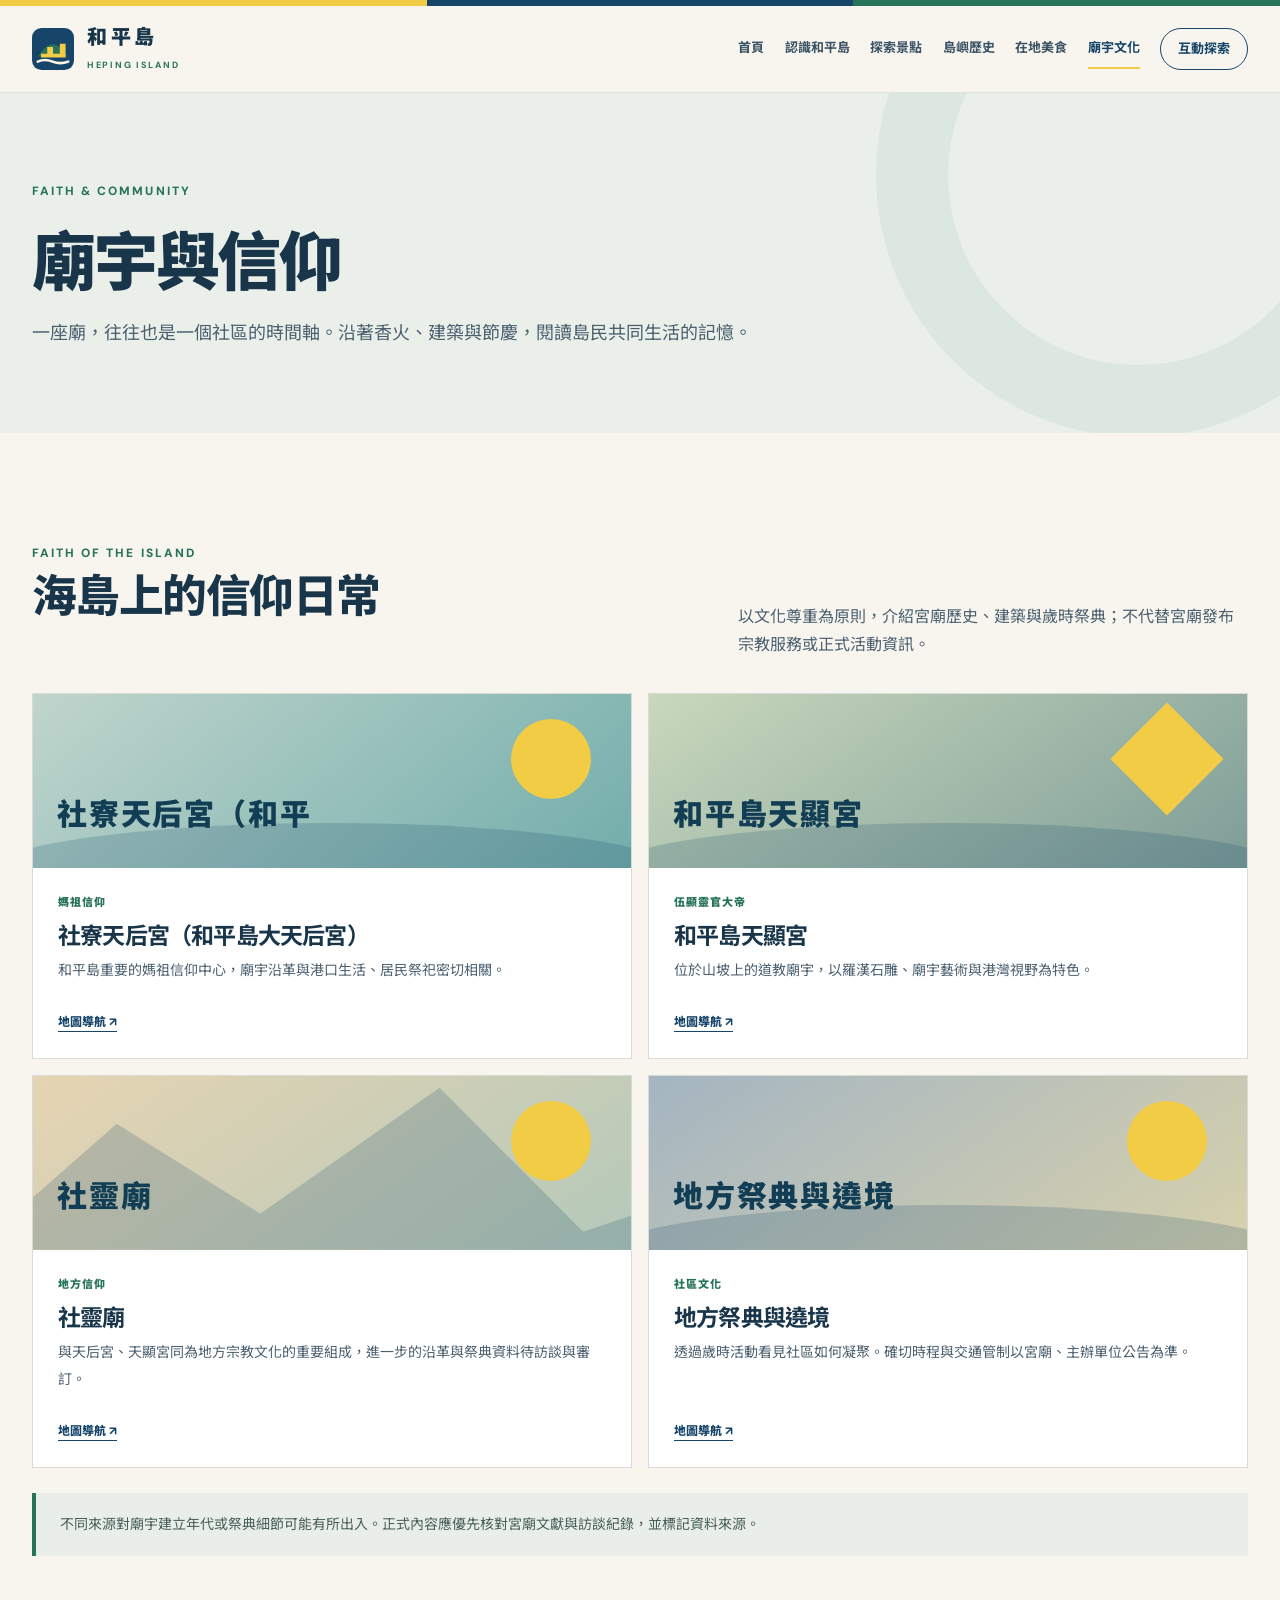
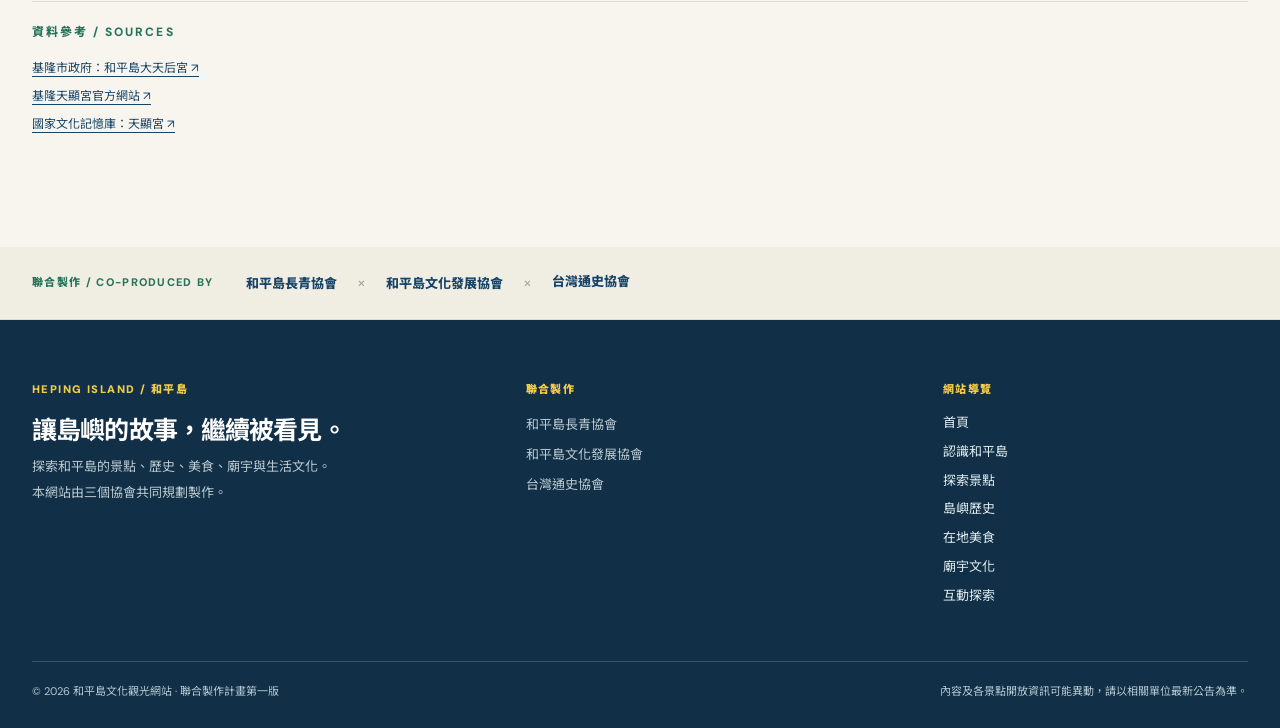
<file: temples.html>
<!doctype html><html lang="zh-Hant"><head><meta charset="utf-8"><meta name="viewport" content="width=device-width, initial-scale=1">
<title>廟宇與信仰｜和平島 HEPING ISLAND</title><meta name="description" content="探索和平島社寮天后宮、天顯宮與地方信仰文化。"><meta name="theme-color" content="#17456a"><meta name="robots" content="index,follow">
<meta property="og:type" content="website"><meta property="og:site_name" content="和平島 HEPING ISLAND"><meta property="og:title" content="廟宇與信仰｜和平島"><meta property="og:description" content="探索和平島社寮天后宮、天顯宮與地方信仰文化。"><meta property="og:image" content="assets/coast.svg">
<link rel="icon" type="image/svg+xml" href="assets/mark.svg"><link rel="stylesheet" href="assets/site.css"><script src="assets/site.js" defer></script></head>
<body><a class="skip" href="#main">跳至主要內容</a><div class="topline" aria-hidden="true"></div>
<header class="header"><div class="wrap head-inner"><a href="index.html" class="brand" aria-label="和平島網站首頁"><img src="assets/mark.svg" alt=""><span><span class="brand-name">和平島</span><small>HEPING ISLAND</small></span></a><button class="menu-btn" aria-expanded="false" aria-controls="site-nav" type="button">選單 ☰</button><nav class="nav" id="site-nav" aria-label="主要導覽"><a href="index.html" class="" >首頁</a><a href="about.html" class="" >認識和平島</a><a href="places.html" class="" >探索景點</a><a href="history.html" class="" >島嶼歷史</a><a href="food.html" class="" >在地美食</a><a href="temples.html" class="active" aria-current="page">廟宇文化</a><a href="explore.html" class=" nav-explore" >互動探索</a></nav></div></header>
<main id="main"><header class="pagehead "><div class="wrap"><div class="eyebrow">FAITH & COMMUNITY</div><h1>廟宇與信仰</h1><p>一座廟，往往也是一個社區的時間軸。沿著香火、建築與節慶，閱讀島民共同生活的記憶。</p></div></header><section class="section"><div class="wrap"><div class="secthead"><div><div class="eyebrow">FAITH OF THE ISLAND</div><h2>海島上的信仰日常</h2></div><p>以文化尊重為原則，介紹宮廟歷史、建築與歲時祭典；不代替宮廟發布宗教服務或正式活動資訊。</p></div><div class="content-grid"><article class="place-card reveal"><div class="place-art tone-1"><span class="art-title" aria-hidden="true">社寮天后宮（和平</span></div><div class="place-body"><span class="label-chip">媽祖信仰</span><h3>社寮天后宮（和平島大天后宮）</h3><p>和平島重要的媽祖信仰中心，廟宇沿革與港口生活、居民祭祀密切相關。</p><div class="actions"><a href="https://www.google.com/maps/search/?api=1&query=%E7%A4%BE%E5%AF%AE%E5%A4%A9%E5%90%8E%E5%AE%AE%20%E5%9F%BA%E9%9A%86" target="_blank" rel="noopener noreferrer">地圖導航 ↗</a></div></div></article><article class="place-card reveal"><div class="place-art tone-2"><span class="art-title" aria-hidden="true">和平島天顯宮</span></div><div class="place-body"><span class="label-chip">伍顯靈官大帝</span><h3>和平島天顯宮</h3><p>位於山坡上的道教廟宇，以羅漢石雕、廟宇藝術與港灣視野為特色。</p><div class="actions"><a href="https://www.google.com/maps/search/?api=1&query=%E5%92%8C%E5%B9%B3%E5%B3%B6%E5%A4%A9%E9%A1%AF%E5%AE%AE" target="_blank" rel="noopener noreferrer">地圖導航 ↗</a></div></div></article><article class="place-card reveal"><div class="place-art tone-3"><span class="art-title" aria-hidden="true">社靈廟</span></div><div class="place-body"><span class="label-chip">地方信仰</span><h3>社靈廟</h3><p>與天后宮、天顯宮同為地方宗教文化的重要組成，進一步的沿革與祭典資料待訪談與審訂。</p><div class="actions"><a href="https://www.google.com/maps/search/?api=1&query=%E5%92%8C%E5%B9%B3%E5%B3%B6%20%E7%A4%BE%E9%9D%88%E5%BB%9F" target="_blank" rel="noopener noreferrer">地圖導航 ↗</a></div></div></article><article class="place-card reveal"><div class="place-art tone-4"><span class="art-title" aria-hidden="true">地方祭典與遶境</span></div><div class="place-body"><span class="label-chip">社區文化</span><h3>地方祭典與遶境</h3><p>透過歲時活動看見社區如何凝聚。確切時程與交通管制以宮廟、主辦單位公告為準。</p><div class="actions"><a href="https://www.google.com/maps/search/?api=1&query=%E5%92%8C%E5%B9%B3%E5%B3%B6%20%E5%BB%9F%E5%AE%87%20%E7%A5%AD%E5%85%B8" target="_blank" rel="noopener noreferrer">地圖導航 ↗</a></div></div></article></div><div class="notice" style="margin-top:25px">不同來源對廟宇建立年代或祭典細節可能有所出入。正式內容應優先核對宮廟文獻與訪談紀錄，並標記資料來源。</div><div class="source-links"><div class="eyebrow" style="margin-bottom:10px">資料參考 / SOURCES</div><a href="https://www.klcg.gov.tw/tw/financial/973-99587.html" target="_blank" rel="noopener noreferrer">基隆市政府：和平島大天后宮 ↗</a><br><a href="https://www.tian-xian-gong.org.tw/" target="_blank" rel="noopener noreferrer">基隆天顯宮官方網站 ↗</a><br><a href="https://tcmb.culture.tw/zh-tw/detail?id=302498&amp;indexCode=Culture_Place" target="_blank" rel="noopener noreferrer">國家文化記憶庫：天顯宮 ↗</a><br></div></div></section></main><div class="co-produce"><div class="wrap co-row"><span class="co-tag">聯合製作 / CO-PRODUCED BY</span><span class="org">和平島長青協會</span><span class="org">和平島文化發展協會</span><span class="org">台灣通史協會</span></div></div>
<footer class="footer"><div class="wrap footmain"><div><div class="f-label">HEPING ISLAND / 和平島</div><h3>讓島嶼的故事，繼續被看見。</h3><p>探索和平島的景點、歷史、美食、廟宇與生活文化。<br>本網站由三個協會共同規劃製作。</p></div><div><div class="f-label">聯合製作</div><p style="margin:0 0 4px">和平島長青協會</p><p style="margin:0 0 4px">和平島文化發展協會</p><p style="margin:0 0 4px">台灣通史協會</p></div><div><div class="f-label">網站導覽</div><a href="index.html">首頁</a><a href="about.html">認識和平島</a><a href="places.html">探索景點</a><a href="history.html">島嶼歷史</a><a href="food.html">在地美食</a><a href="temples.html">廟宇文化</a><a href="explore.html">互動探索</a></div></div><div class="wrap footbottom"><span>© 2026 和平島文化觀光網站 · 聯合製作計畫第一版</span><span>內容及各景點開放資訊可能異動，請以相關單位最新公告為準。</span></div></footer></body></html>
</file>
<file: assets/site.css>
@import url('https://fonts.googleapis.com/css2?family=DM+Sans:wght@400;500;600;700&family=Noto+Sans+TC:wght@400;500;600;700;800;900&display=swap');
:root{--navy:#17456a;--dark:#112f47;--green:#28745b;--yellow:#f2cc45;--cream:#f7f5ee;--text:#18354a;--muted:#63717c;--border:#d9dcd6;--white:#fffefb;--heading:'Noto Sans TC',sans-serif;--body:'DM Sans','Noto Sans TC',sans-serif}
*{box-sizing:border-box}html{scroll-behavior:smooth}body{margin:0;background:var(--cream);color:var(--text);font:16px/1.75 var(--body);-webkit-font-smoothing:antialiased}a{color:inherit;text-decoration:none}button,input{font:inherit}button{cursor:pointer}img{max-width:100%;display:block}a:focus-visible,button:focus-visible,input:focus-visible{outline:3px solid #cf8d12;outline-offset:4px}::selection{background:var(--yellow);color:var(--navy)}.wrap{width:min(1240px,calc(100% - 64px));margin-inline:auto}.skip{position:absolute;top:-100px;left:10px;z-index:100;background:#fff;padding:12px}.skip:focus{top:10px}.topline{height:6px;background:linear-gradient(90deg,var(--yellow) 0 33.34%,var(--navy) 33.34% 66.67%,var(--green) 66.67%)}
.header{position:sticky;top:0;z-index:60;background:rgba(247,245,238,.96);backdrop-filter:blur(18px);border-bottom:1px solid rgba(23,69,106,.11)}.head-inner{display:flex;align-items:center;justify-content:space-between;gap:22px;min-height:86px}.brand{display:flex;align-items:center;gap:13px;flex-shrink:0}.brand img{width:42px;height:42px}.brand .brand-name{font-weight:900;letter-spacing:.18em;font-size:20px;line-height:1.1}.brand small{display:block;font-size:9px;font-weight:700;letter-spacing:.19em;color:var(--green);margin-top:5px}.nav{display:flex;gap:clamp(12px,1.6vw,24px);align-items:center}.nav a{font-size:13px;font-weight:700;padding:8px 0;white-space:nowrap;color:#3c5365;border-bottom:2px solid transparent;transition:color .2s,border-color .2s}.nav a:hover,.nav a.active{color:var(--navy);border-color:var(--yellow)}.nav a.nav-explore{border:1px solid var(--navy);border-radius:999px;padding:9px 17px;color:var(--navy)}.nav a.nav-explore:hover{background:var(--navy);color:#fff}.menu-btn{display:none;background:none;border:1px solid var(--border);padding:9px 13px;border-radius:8px;color:var(--navy)}
.eyebrow{font-weight:800;font-size:12px;text-transform:uppercase;letter-spacing:.17em;color:var(--green)}.eyebrow.yellow{color:var(--yellow)}h1,h2,h3,p{margin-top:0}h1,h2,h3{font-family:var(--heading);line-height:1.28;letter-spacing:-.035em}h1{font-size:clamp(48px,6vw,102px);font-weight:900}h2{font-size:clamp(34px,3.5vw,56px);font-weight:800}h3{font-size:clamp(21px,2vw,29px)}p{color:#4b6070}.section{padding-block:110px}.section.sm{padding-block:70px}.secthead{display:flex;align-items:end;justify-content:space-between;gap:30px;margin-bottom:34px}.secthead p{max-width:510px;margin:0}.headline{max-width:800px}.headline h2{margin:12px 0 0}.btn{display:inline-flex;gap:14px;align-items:center;justify-content:center;border:1px solid var(--navy);background:var(--navy);color:#fff;padding:13px 23px;border-radius:3px;font-size:13px;font-weight:800;letter-spacing:.02em;transition:transform .2s,background .2s,color .2s}.btn:hover{transform:translateY(-2px);background:var(--green);border-color:var(--green)}.btn.light{background:transparent;color:var(--navy)}.btn.light:hover{background:var(--navy);color:white}.btn .arrow{font-size:19px}.text-link{display:inline-flex;align-items:center;gap:15px;font-weight:800;font-size:13px;color:var(--navy);border-bottom:1px solid var(--navy);padding-bottom:5px}.text-link:hover{color:var(--green);border-color:var(--green)}
.hero{min-height:670px;display:grid;grid-template-columns:47% 53%;overflow:hidden;background:var(--cream);border-bottom:1px solid var(--border)}.hero-copy{display:flex;flex-direction:column;justify-content:center;padding:72px max(36px,calc((100vw - 1240px)/2)) 72px max(36px,calc((100vw - 1240px)/2));padding-right:40px}.hero .hero-claim{font-family:var(--heading);font-size:clamp(46px,5.1vw,83px);line-height:1.25;font-weight:900;letter-spacing:.055em;white-space:nowrap;margin:18px 0 24px}.hero-claim .accent{color:var(--green)}.hero-copy>p{max-width:490px;font-size:17px;line-height:1.95}.hero-actions{display:flex;gap:12px;flex-wrap:wrap;margin-top:24px}.hero-side{position:relative;display:grid;place-items:stretch;overflow:hidden;background:#c6dfd8}.hero-side:before{content:'COAST · CULTURE · COMMUNITY';position:absolute;z-index:3;top:25px;right:22px;color:var(--navy);font-size:11px;font-weight:800;letter-spacing:.17em}.hero-side img{width:100%;height:100%;object-fit:cover;transform:scale(1.01);animation:heroEnter 1.5s ease both}.hero-side .side-caption{position:absolute;bottom:26px;left:28px;z-index:2;font-size:11px;font-weight:700;color:#fff;letter-spacing:.15em;background:rgba(17,47,71,.72);padding:9px 14px}
@keyframes heroEnter{from{opacity:.6;transform:scale(1.08)}to{opacity:1;transform:scale(1.01)}}.co-produce{background:#f0ede3;border-bottom:1px solid var(--border)}.co-row{padding:22px 0;display:flex;align-items:center;gap:20px;flex-wrap:wrap}.co-tag{font-size:11px;letter-spacing:.12em;font-weight:800;color:var(--green);margin-right:12px}.org{font-size:13px;color:var(--navy);font-weight:800}.org:not(:last-child):after{content:'×';margin-left:20px;color:#a4a7a2;font-size:16px;font-weight:400}
.intro-strip{display:flex;gap:60px;align-items:center;padding:76px 0;border-bottom:1px solid var(--border)}.intro-strip strong{font-weight:900;font-size:clamp(23px,3vw,44px);line-height:1.6;letter-spacing:-.02em;flex:1}.intro-strip p{flex:1;max-width:505px;margin:0;line-height:2}
.grid{display:grid;grid-template-columns:repeat(3,minmax(0,1fr));gap:16px}.feature{min-height:295px;position:relative;padding:28px;border:1px solid #d5dad5;background:var(--white);display:flex;flex-direction:column;transition:transform .25s,box-shadow .25s}.feature:hover{transform:translateY(-6px);box-shadow:0 20px 40px rgba(18,48,71,.08)}.feature .num{font-size:12px;font-weight:900;color:var(--green);letter-spacing:.12em}.feature h3{margin:auto 0 12px;font-size:29px}.feature p{font-size:14px;line-height:1.9;margin:0 0 26px}.feature .go{font-size:23px;color:var(--navy);align-self:end}.feature.alt{background:var(--navy);color:white;border-color:var(--navy)}.feature.alt p,.feature.alt .num,.feature.alt .go{color:#c9e5de}.feature.sun{background:var(--yellow);border-color:var(--yellow)}.feature.sun .num,.feature.sun .go{color:var(--navy)}.feature.sun p{color:var(--navy)}
.quote-section{background:var(--navy);color:#fff;overflow:hidden}.quote-section .wrap{position:relative}.quote-section .wrap:after{content:'島';position:absolute;right:10px;bottom:-130px;font-size:360px;font-weight:900;opacity:.04;line-height:1}.quote-section h2{font-size:clamp(32px,4.4vw,73px);max-width:980px;line-height:1.52;margin:20px 0 0;position:relative;z-index:1}.quote-section p{color:#c7d8df;max-width:680px;position:relative;z-index:1}.quicktiles{display:grid;grid-template-columns:1.3fr 1fr 1fr;gap:14px}.quicktile{min-height:260px;padding:30px;display:flex;flex-direction:column;justify-content:space-between;background:#dfe8db;color:var(--navy)}.quicktile:nth-child(2){background:var(--yellow)}.quicktile:nth-child(3){background:#cee2e2}.quicktile b{font-size:24px;line-height:1.35}.quicktile small{font-weight:800;font-size:11px;letter-spacing:.12em}.quicktile:hover{filter:brightness(.97)}
.pagehead{background:#eaf0e9;padding:88px 0 82px;position:relative;overflow:hidden}.pagehead:after{content:'';position:absolute;width:380px;height:380px;border-radius:50%;border:72px solid rgba(40,116,91,.075);right:-120px;top:-180px}.pagehead h1{font-size:clamp(45px,5vw,80px);margin:15px 0 17px}.pagehead p{max-width:740px;font-size:18px;line-height:1.95;margin:0}.pagehead.deep{background:var(--navy);color:white}.pagehead.deep p{color:#d8e3e7}.pagehead.deep .eyebrow{color:var(--yellow)}.pagehead.sunny{background:var(--yellow)}.pagehead.sunny .eyebrow{color:var(--navy)}
.content-grid{display:grid;grid-template-columns:repeat(2,minmax(0,1fr));gap:16px}.place-card{display:flex;flex-direction:column;min-height:330px;background:#fff;border:1px solid var(--border);overflow:hidden}.place-art{height:174px;overflow:hidden;position:relative;background:#b8d6d6}.place-art:before{content:'';position:absolute;width:120%;height:110px;border-radius:55%;bottom:-65px;left:-10%;background:rgba(23,69,106,.2)}.place-art:after{content:'';position:absolute;top:25px;right:40px;width:80px;height:80px;border-radius:50%;background:var(--yellow)}.place-art.tone-1{background:linear-gradient(140deg,#c0d5cc,#72adab)}.place-art.tone-2{background:linear-gradient(145deg,#c9d8bc,#7e9d98)}.place-art.tone-3{background:linear-gradient(145deg,#e6d4b2,#b4c9ba)}.place-art.tone-4{background:linear-gradient(145deg,#a4b5c1,#d7d1ad)}.place-art .art-title{position:absolute;z-index:2;left:24px;bottom:26px;font-weight:900;font-size:30px;color:#123e55;letter-spacing:.06em}.place-art.tone-2:after{border-radius:0;transform:rotate(45deg)}.place-art.tone-3:before{border-radius:0;clip-path:polygon(0 100%,20% 30%,40% 80%,65% 10%,85% 90%,100% 70%,100% 100%);height:180px;bottom:0}.place-body{padding:25px;display:flex;flex-direction:column;flex:1}.place-body h3{font-size:23px;margin:8px 0}.place-body p{font-size:14px;line-height:1.9}.label-chip{font-weight:900;color:var(--green);font-size:11px;letter-spacing:.09em}.place-body .actions{display:flex;gap:23px;margin-top:auto;padding-top:14px;flex-wrap:wrap}.place-body .actions a{font-size:12px;font-weight:800;text-decoration:underline;text-underline-offset:5px;color:var(--navy)}.notice{padding:19px 24px;border-left:4px solid var(--green);background:#e9eee9;color:#485f59;font-size:14px;line-height:1.8}.timeline{margin:0;padding:0;list-style:none;border-top:1px solid var(--border)}.timeline li{display:grid;grid-template-columns:170px 1fr;gap:34px;padding:32px 0;border-bottom:1px solid var(--border)}.timeline .date{font-size:32px;font-weight:900;line-height:1.25;color:var(--green)}.timeline h3{margin-bottom:9px}.timeline p{margin:0;max-width:760px}.story-block{display:grid;grid-template-columns:1fr 1fr;gap:45px;align-items:center}.story-graphic{min-height:395px;display:grid;place-items:center;background:var(--navy);position:relative;overflow:hidden}.story-graphic .ring{border:35px solid var(--yellow);width:275px;height:275px;border-radius:50%;opacity:.97}.story-graphic:before,.story-graphic:after{content:'';position:absolute;background:var(--green);height:180px;width:120%;transform:rotate(-18deg);left:-7%}.story-graphic:before{bottom:-73px}.story-graphic:after{bottom:-126px;background:#3f8d79}.story-graphic span{position:absolute;z-index:2;color:#fff;font-size:37px;font-weight:900;letter-spacing:.1em}.story-text p{max-width:560px}.content-copy{font-size:16px;line-height:2.05}.source-links{margin-top:45px;border-top:1px solid var(--border);padding-top:20px}.source-links a{font-size:12px;color:var(--navy);text-decoration:underline;text-underline-offset:4px}
.toolbar{display:flex;flex-wrap:wrap;gap:10px;margin:24px 0}.filter{background:transparent;color:var(--navy);border:1px solid #b8c5c6;border-radius:40px;padding:9px 19px;font-size:13px;font-weight:800}.filter:hover,.filter[aria-pressed="true"]{background:var(--navy);border-color:var(--navy);color:white}.explore-layout{display:grid;grid-template-columns:1fr .9fr;gap:22px}.island-sketch{min-height:500px;position:relative;background:#d8eae3;overflow:hidden;border:1px solid var(--border)}.island-sketch:before{content:'';position:absolute;width:510px;height:350px;border-radius:55% 48% 52% 46%;background:#28745b;left:12%;top:15%;transform:rotate(-18deg);box-shadow:0 0 0 18px #80b9ae,0 0 0 33px #b1d6cc}.island-sketch:after{content:'概念示意 · 非精確導航地圖';position:absolute;bottom:16px;left:18px;color:#17456a;opacity:.8;font-size:10px;font-weight:800;letter-spacing:.07em}.sketch-title{position:absolute;top:17px;left:18px;font-size:11px;font-weight:900;letter-spacing:.16em;color:var(--navy)}.sketch-pin{position:absolute;z-index:3;width:37px;height:37px;border:3px solid white;border-radius:50%;background:var(--yellow);color:var(--navy);font-weight:900;display:grid;place-items:center;box-shadow:0 7px 16px #062a354d;transition:transform .2s}.sketch-pin:hover,.sketch-pin.active{transform:scale(1.2);background:#fff}.pin-panel{background:#fff;padding:30px;min-height:500px;border:1px solid var(--border)}.pin-panel .num{font-weight:900;color:var(--green);font-size:13px}.pin-panel h3{font-size:34px;margin:24px 0 16px}.pin-panel p{line-height:2}.plan-wrap{background:#e4ebe5;padding:40px;margin-top:24px}.planner{display:flex;flex-wrap:wrap;gap:15px;align-items:center}.planner label{font-size:13px;font-weight:900}.planner select{background:#fff;border:1px solid #becdc8;border-radius:4px;min-height:45px;padding:8px 35px 8px 15px;color:var(--navy)}.plan-result{margin-top:19px;background:#fff;padding:22px;line-height:1.9}.plan-result strong{color:var(--green)}
.footer{background:var(--dark);color:#fff;padding-top:60px}.footmain{display:grid;grid-template-columns:1.2fr 1fr .8fr;gap:36px;padding-bottom:48px}.footmain h3{font-size:25px;margin:0 0 10px}.footmain p{color:#bbcad0;font-size:13px;line-height:2}.footmain .f-label{color:var(--yellow);font-size:11px;letter-spacing:.13em;font-weight:900;margin-bottom:13px}.footmain a{display:block;margin:6px 0;color:#dfebee;font-size:13px}.footmain a:hover{text-decoration:underline}.footbottom{display:flex;justify-content:space-between;gap:14px;flex-wrap:wrap;border-top:1px solid #345368;padding:20px 0 26px;color:#b6c8d1;font-size:11px}.footbottom a{text-decoration:underline}.reveal{opacity:0;transform:translateY(16px);transition:opacity .65s,transform .65s}.reveal.in{opacity:1;transform:none}
@media(max-width:1150px){.nav{gap:10px}.nav a{font-size:11px}.head-inner{min-height:72px}.brand .brand-name{font-size:16px}}
@media(max-width:930px){.wrap{width:min(100% - 36px,1240px)}.menu-btn{display:block}.nav{display:none;position:absolute;top:100%;left:0;right:0;background:var(--cream);border-bottom:1px solid var(--border);padding:20px;box-shadow:0 12px 30px #112f4720;flex-wrap:wrap}.nav.open{display:flex}.nav a{font-size:15px;width:calc(50% - 12px);padding:11px}.hero{grid-template-columns:1fr}.hero-copy{padding:90px 24px 70px}.hero-side{min-height:470px}.intro-strip,.story-block{display:block}.intro-strip p{margin-top:22px}.story-graphic{margin-top:25px}.grid{grid-template-columns:repeat(2,1fr)}.explore-layout{grid-template-columns:1fr}.island-sketch,.pin-panel{min-height:420px}.quicktiles{grid-template-columns:1fr 1fr}.quicktile:first-child{grid-column:1/-1}.footmain{grid-template-columns:1fr 1fr}.footmain>div:first-child{grid-column:1/-1}}
@media(max-width:590px){.brand img{width:39px;height:39px}.brand .brand-name{font-size:16px}.head-inner{min-height:70px}.section{padding-block:72px}.section.sm{padding-block:46px}.hero{min-height:0}.hero .hero-claim{white-space:normal;font-size:54px}.hero-copy{padding:68px 19px 56px}.hero-copy>p{font-size:15px}.hero-side{min-height:310px}.co-row{gap:8px 13px}.co-tag{width:100%}.org{font-size:11px}.org:not(:last-child):after{margin-left:12px}.intro-strip{padding:50px 0}.intro-strip strong{font-size:26px}.secthead{display:block}.secthead p{margin-top:16px}.grid,.content-grid{grid-template-columns:1fr}.feature{min-height:235px}.quicktiles{grid-template-columns:1fr}.quicktile:first-child{grid-column:auto}.quicktile{min-height:180px}.pagehead{padding:60px 0}.pagehead p{font-size:16px}.timeline li{grid-template-columns:1fr;gap:12px}.timeline .date{font-size:27px}.plan-wrap{padding:21px}.planner{align-items:stretch;flex-direction:column}.planner select{width:100%}.footmain{grid-template-columns:1fr}.footmain>div:first-child{grid-column:auto}.pin-panel{min-height:0;padding:22px}.island-sketch{min-height:380px}.island-sketch:before{left:0;top:15%;width:360px;height:270px}.story-graphic{min-height:280px}.story-graphic .ring{width:220px;height:220px}.story-graphic span{font-size:26px}}
@media(prefers-reduced-motion:reduce){*,*:before,*:after{animation:none!important;transition:none!important;scroll-behavior:auto!important}.reveal{opacity:1;transform:none}}
</file>
